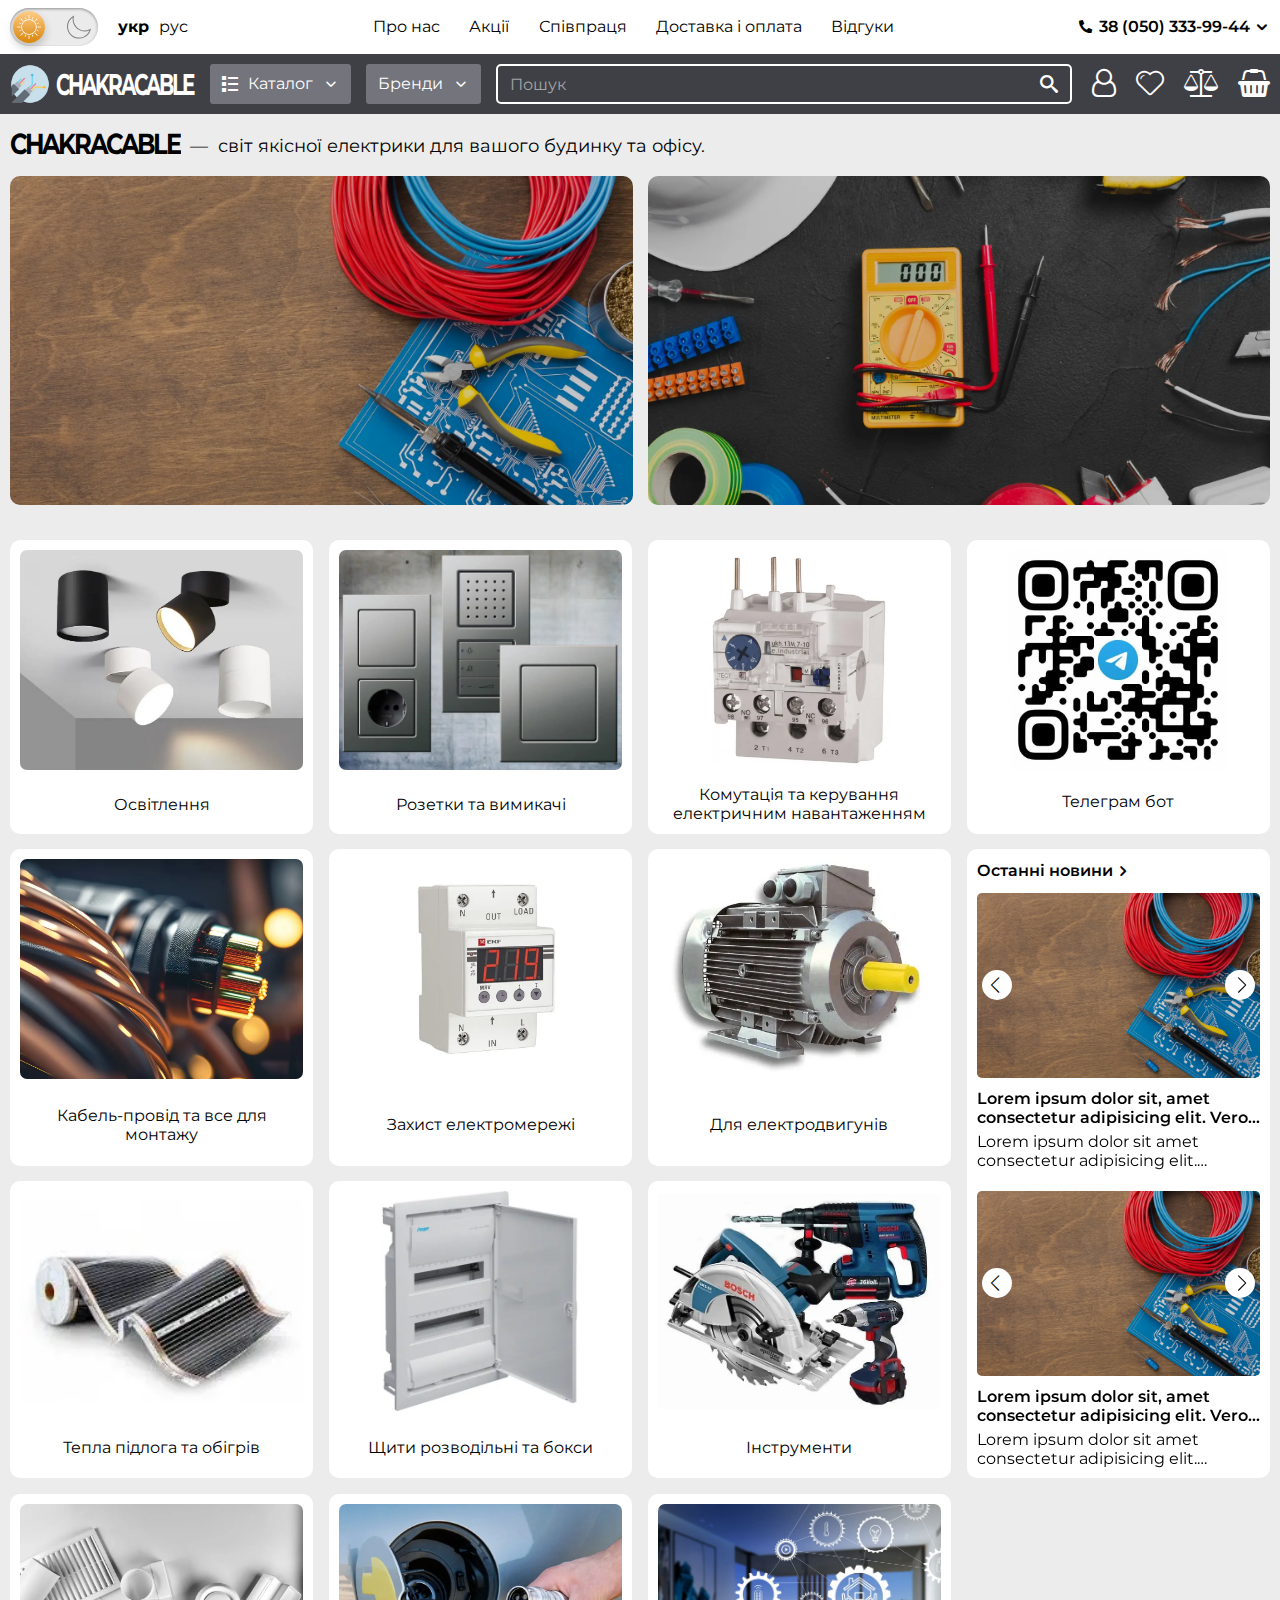
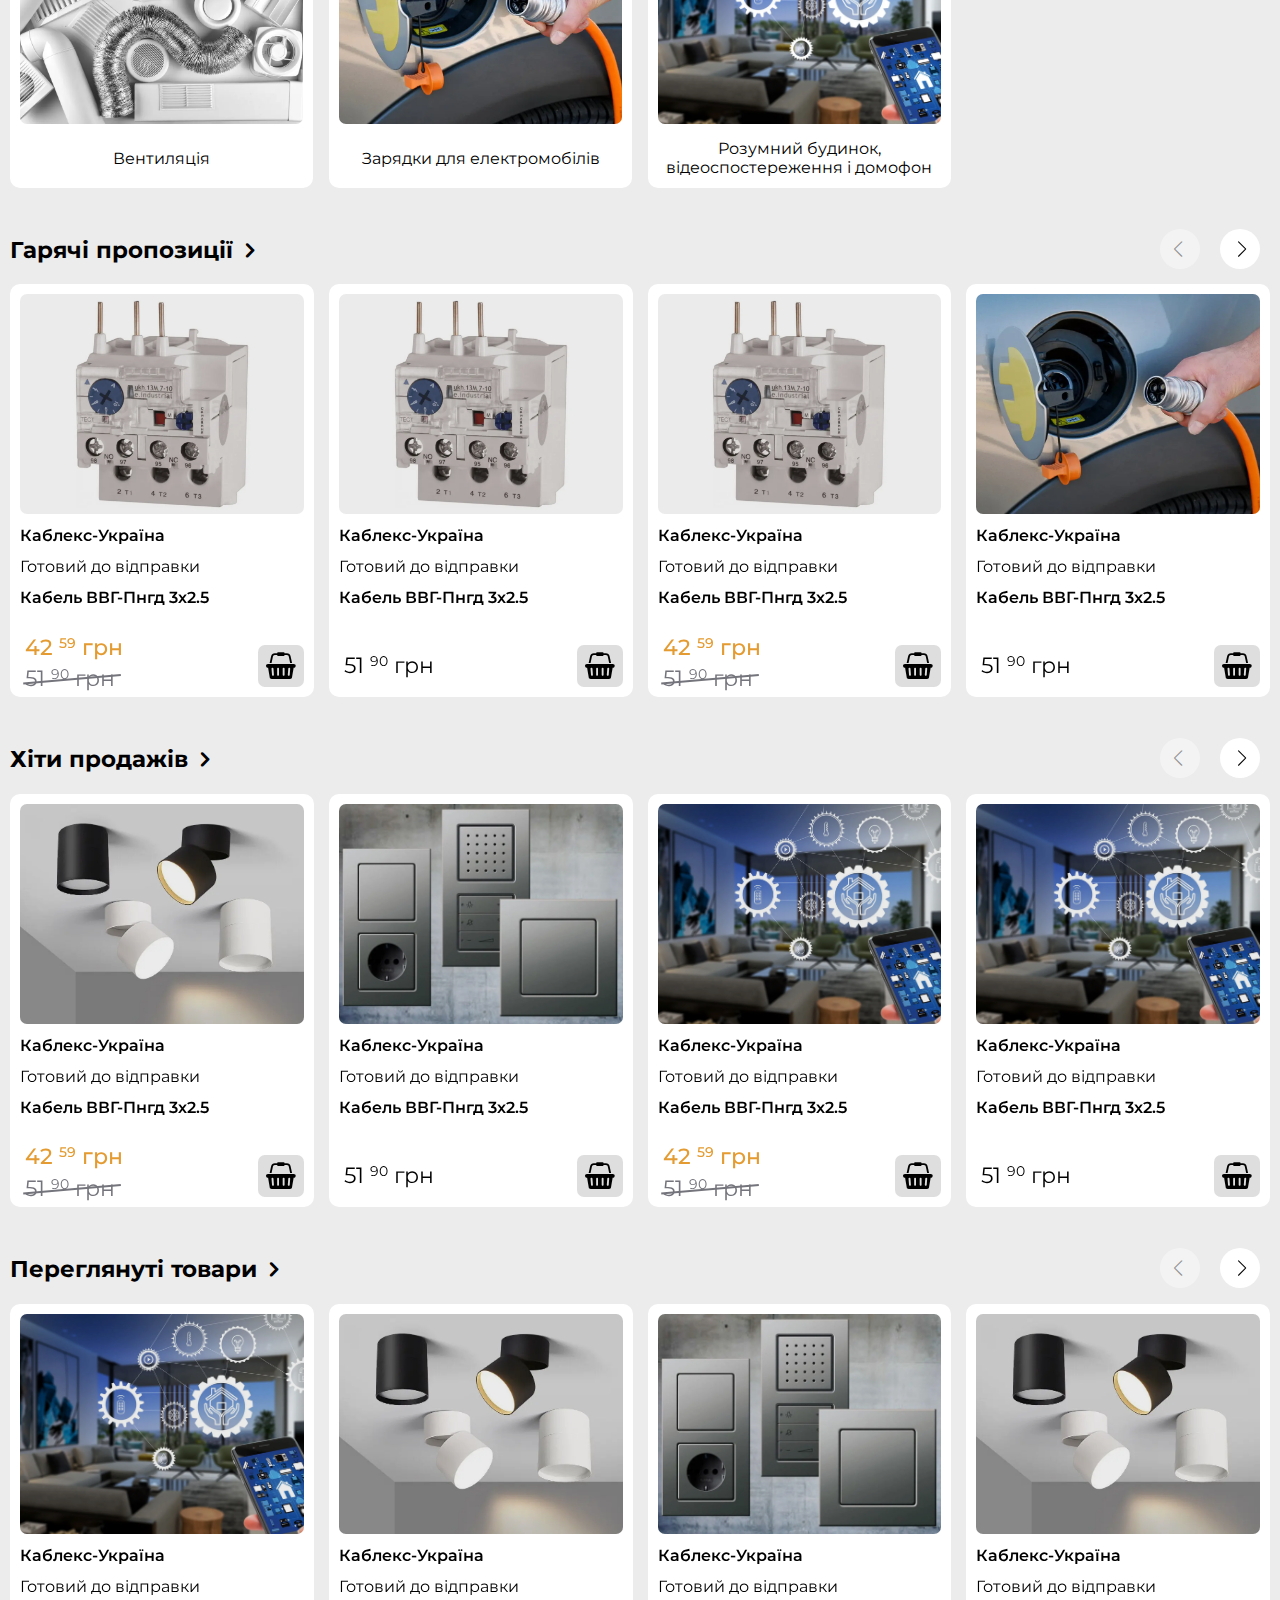
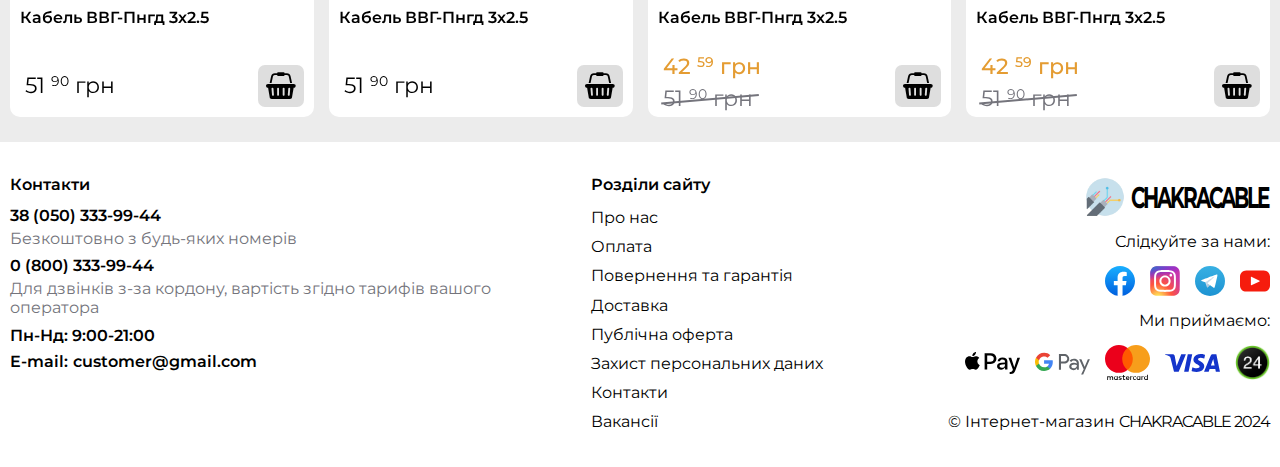
<file: index.html>
<!DOCTYPE html>
<html lang="zxx">

<head>
	<title>Chakra Cable</title>
	<meta charset="UTF-8">
	<meta name="format-detection" content="telephone=no">
	<style>
		body {
			opacity: 0;
		}
	</style>
	<link rel="stylesheet" href="css/style.min.css?_v=20240708150836">
	<link rel="shortcut icon" href="favicon.ico">
	<!-- <meta name="robots" content="noindex, nofollow"> -->
	<meta name="viewport" content="width=device-width, initial-scale=1.0">
</head>

<body>
	<div class="wrapper">
		<header class="header" data-lp>
			<div class="header__top header-top">
				<div class="header-top__container">
					<div class="header-top__body">
						<div class="header-top__column">
							<div class="header-top__theme-mode theme-mode" data-da=".menu__actions,991.98,4">
								<input type="checkbox" class="theme-mode__input" id="darkmode-toggle">
								<label for="darkmode-toggle" class="theme-mode__label">
									<svg version="1.1" class="sun" xmlns="http://www.w3.org/2000/svg" xmlns:xlink="http://www.w3.org/1999/xlink" x="0px" y="0px" viewBox="0 0 496 496" style="enable-background:new 0 0 496 496;" xml:space="preserve">
										<rect x="152.994" y="58.921" transform="matrix(0.3827 0.9239 -0.9239 0.3827 168.6176 -118.5145)" width="40.001" height="16" />
										<rect x="46.9" y="164.979" transform="matrix(0.9239 0.3827 -0.3827 0.9239 71.29 -12.4346)" width="40.001" height="16" />
										<rect x="46.947" y="315.048" transform="matrix(0.9239 -0.3827 0.3827 0.9239 -118.531 50.2116)" width="40.001" height="16" />
										<rect x="164.966" y="409.112" transform="matrix(-0.9238 -0.3828 0.3828 -0.9238 168.4872 891.7491)" width="16" height="39.999" />
										<rect x="303.031" y="421.036" transform="matrix(-0.3827 -0.9239 0.9239 -0.3827 50.2758 891.6655)" width="40.001" height="16" />
										<rect x="409.088" y="315.018" transform="matrix(-0.9239 -0.3827 0.3827 -0.9239 701.898 785.6559)" width="40.001" height="16" />
										<rect x="409.054" y="165.011" transform="matrix(-0.9239 0.3827 -0.3827 -0.9239 891.6585 168.6574)" width="40.001" height="16" />
										<rect x="315.001" y="46.895" transform="matrix(0.9238 0.3828 -0.3828 0.9238 50.212 -118.5529)" width="16" height="39.999" />
										<path d="M248,88c-88.224,0-160,71.776-160,160s71.776,160,160,160s160-71.776,160-160S336.224,88,248,88z M248,392
											c-79.4,0-144-64.6-144-144s64.6-144,144-144s144,64.6,144,144S327.4,392,248,392z" />
										<rect x="240" width="16" height="72" />
										<rect x="62.097" y="90.096" transform="matrix(0.7071 0.7071 -0.7071 0.7071 98.0963 -40.6334)" width="71.999" height="16" />
										<rect y="240" width="72" height="16" />
										<rect x="90.091" y="361.915" transform="matrix(-0.7071 -0.7071 0.7071 -0.7071 -113.9157 748.643)" width="16" height="71.999" />
										<rect x="240" y="424" width="16" height="72" />
										<rect x="361.881" y="389.915" transform="matrix(-0.7071 -0.7071 0.7071 -0.7071 397.8562 960.6281)" width="71.999" height="16" />
										<rect x="424" y="240" width="72" height="16" />
										<rect x="389.911" y="62.091" transform="matrix(0.7071 0.7071 -0.7071 0.7071 185.9067 -252.6357)" width="16" height="71.999" />
									</svg>
									<svg version="1.1" class="moon" xmlns="http://www.w3.org/2000/svg" xmlns:xlink="http://www.w3.org/1999/xlink" x="0px" y="0px" viewBox="0 0 49.739 49.739" style="enable-background:new 0 0 49.739 49.739;" xml:space="preserve">
										<path d="M25.068,48.889c-9.173,0-18.017-5.06-22.396-13.804C-3.373,23.008,1.164,8.467,13.003,1.979l2.061-1.129l-0.615,2.268
									 c-1.479,5.459-0.899,11.25,1.633,16.306c2.75,5.493,7.476,9.587,13.305,11.526c5.831,1.939,12.065,1.492,17.559-1.258v0
									 c0.25-0.125,0.492-0.258,0.734-0.391l2.061-1.13l-0.585,2.252c-1.863,6.873-6.577,12.639-12.933,15.822
									 C32.639,48.039,28.825,48.888,25.068,48.889z M12.002,4.936c-9.413,6.428-12.756,18.837-7.54,29.253
									 c5.678,11.34,19.522,15.945,30.864,10.268c5.154-2.582,9.136-7.012,11.181-12.357c-5.632,2.427-11.882,2.702-17.752,0.748
									 c-6.337-2.108-11.473-6.557-14.463-12.528C11.899,15.541,11.11,10.16,12.002,4.936z" />
									</svg>
								</label>
							</div>
							<div class="header-top__language language" data-da=".menu__actions,991.98,5">
								<div class="language__text">
									<p>укр</p>
								</div>
								<a href="index_ru.html" class="language__link">рус</a>
							</div>
						</div>
						<div class="header-top__column">
							<div class="header-top__menu menu" data-da=".header-bottom__body,991.98,0">
								<button type="button" class="menu__icon icon-menu"><span></span></button>
								<nav class="menu__body">
									<ul class="menu__list">
										<li class="menu__item"><a href="#" class="menu__link">Про нас</a></li>
										<li class="menu__item"><a href="#" class="menu__link">Акції</a></li>
										<li class="menu__item"><a href="#" class="menu__link">Співпраця</a></li>
										<li class="menu__item"><a href="#" class="menu__link">Доставка і оплата</a></li>
										<li class="menu__item"><a href="#" class="menu__link">Відгуки</a></li>
									</ul>
									<div class="menu__actions"></div>
								</nav>
							</div>
						</div>
						<div class="header-top__column">
							<div class="header-top__contacts header-contacts contacts" data-da=".header-bottom__body,991.98,10">
								<h3 class="contacts__great-title _icon-phone"><span>38 (050) 333-99-44</span></h3>
								<div class="contacts__body-wrapper">
									<div class="contacts__body">
										<h4 class="contacts__title">Контакти</h4>
										<div class="contacts__phone">
											<a href="tel:380503339944" class="contacts__phone-link">38 (050) 333-99-44</a>
											<div class="contacts__text">
												<p>Безкоштовно з будь-яких номерів</p>
											</div>
										</div>
										<div class="contacts__phone">
											<a href="tel:08003339944" class="contacts__phone-link">0 (800) 333-99-44</a>
											<div class="contacts__text">
												<p>Для дзвінків з-за кордону, вартість згідно тарифів вашого оператора</p>
											</div>
										</div>
										<div class="contacts__work-time">
											<p>Пн-Нд: 9:00-21:00</p>
										</div>
										<div class="contacts__mail">
											<h5 class="contacts__mail-title">E-mail:</h5>
											<a href="mailto:customer@gmail.com" class="contacts__mail-link">customer@gmail.com</a>
										</div>
										<div class="contacts__close"></div>
									</div>
								</div>
							</div>
						</div>
					</div>
				</div>
			</div>
			<div class="header__bottom header-bottom">
				<div class="header-bottom__container">
					<div class="header-bottom__body">
						<div class="header-bottom__logo header-logo" data-da=".header-bottom__body,991.98,1">
							<a href="#">
								<img class="ibg ibg--contain" src="img/icon.webp" alt="Logo">
							</a>
							<a href="#" class="header-logo__text">
								<p>chakracable</p>
							</a>
						</div>
						<div class="header-bottom__catalog header-catalog" data-da=".mobile-panel__body,991.98,1">
							<button data-popup="#header-catalog" class="header-catalog__button _icon-list-01"><span>Каталог</span></button>
							<div id="header-catalog" class="header-catalog__list-wrapper popup" data-tabs>
								<nav class="header-catalog__list popup__content" data-tabs-titles data-simplebar>
									<div class="header-catalog__item">
										<a href="#" class="header-catalog__item-link _icon-socket">Розетки та вимикачі</a>
									</div>
									<div class="header-catalog__item">
										<a href="#" class="header-catalog__item-link _icon-switch">Автоматичні вимикачі, ПЗВ та ДИФ</a>
									</div>
									<div class="header-catalog__item">
										<a href="#" class="header-catalog__item-link _icon-cpu1">Датчики руху та фотореле GISelt</a>
									</div>
									<div class="header-catalog__item">
										<a href="#" class="header-catalog__item-link _icon-film">Колодки та подовжувачі</a>
									</div>
									<div class="header-catalog__item">
										<a href="#" class="header-catalog__item-link _icon-power-cord">Вилки штепсельні, гнізда. Перехідники та аксесуари</a>
									</div>
									<div class="header-catalog__item">
										<a href="#" class="header-catalog__item-link _icon-plug">Наконечники та гільзи</a>
									</div>
									<div class="header-catalog__item">
										<a href="#" class="header-catalog__item-link _icon-sleep">Клемники</a>
									</div>
									<div class="header-catalog__item">
										<a href="#" class="header-catalog__item-link _icon-circle-o-notch">Кріплення та хомути</a>
									</div>
									<div class="header-catalog__item">
										<a href="#" class="header-catalog__item-link">Патрони</a>
									</div>
									<div class="header-catalog__item">
										<a href="#" class="header-catalog__item-link">Шини нульові та сполучні</a>
									</div>
									<div class="header-catalog__item">
										<a href="#" class="header-catalog__item-link">Щити</a>
									</div>
									<div class="header-catalog__item">
										<a href="#" class="header-catalog__item-link">Труби гладкі, гофровані та металорукав</a>
									</div>
									<div class="header-catalog__item">
										<a href="#" class="header-catalog__item-link">Кабель-канал</a>
									</div>
									<div class="header-catalog__item">
										<a href="#" class="header-catalog__item-link">Кабель-канал OBO</a>
									</div>
									<div class="header-catalog__item">
										<a href="#" class="header-catalog__item-link">Кабелі та дроти</a>
									</div>
									<div class="header-catalog__item">
										<a href="#" class="header-catalog__item-link">Арматура СІП</a>
									</div>
								</nav>
								<div class="header-catalog__sub-list-wrapper popup__content" data-tabs-body>
									<ul class="header-catalog__sub-list">
										<li class="header-catalog__sub-title _icon-arrow-down-05">Повернутися до списку</li>
										<li class="header-catalog__sub-item">
											<a href="#" class="header-catalog__sub-item-title">Lorem, ipsum dolor.</a>
											<ul class="header-catalog__sub-item-list">
												<li><a href="#">Lorem, ipsum dolor.</a></li>
												<li><a href="#">Lorem, ipsum dolor.</a></li>
												<li><a href="#">Lorem, ipsum dolor.</a></li>
											</ul>
										</li>
										<li class="header-catalog__sub-item">
											<a href="#" class="header-catalog__sub-item-title">Lorem, ipsum dolor.</a>
											<ul class="header-catalog__sub-item-list">
												<li><a href="#">Lorem, ipsum dolor.</a></li>
												<li><a href="#">Lorem, ipsum dolor.</a></li>
												<li><a href="#">Lorem, ipsum dolor.</a></li>
											</ul>
										</li>
										<li class="header-catalog__sub-item">
											<a href="#" class="header-catalog__sub-item-title">Lorem, ipsum dolor.</a>
											<ul class="header-catalog__sub-item-list">
												<li><a href="#">Lorem, ipsum dolor.</a></li>
												<li><a href="#">Lorem, ipsum dolor.</a></li>
												<li><a href="#">Lorem, ipsum dolor.</a></li>
											</ul>
										</li>
										<li class="header-catalog__sub-item">
											<a href="#" class="header-catalog__sub-item-title">Lorem, ipsum dolor.</a>
											<ul class="header-catalog__sub-item-list">
												<li><a href="#">Lorem, ipsum dolor.</a></li>
												<li><a href="#">Lorem, ipsum dolor.</a></li>
												<li><a href="#">Lorem, ipsum dolor.</a></li>
											</ul>
										</li>
										<li class="header-catalog__sub-item">
											<a href="#" class="header-catalog__sub-item-title">Lorem, ipsum dolor.</a>
											<ul class="header-catalog__sub-item-list">
												<li><a href="#">Lorem, ipsum dolor.</a></li>
												<li><a href="#">Lorem, ipsum dolor.</a></li>
												<li><a href="#">Lorem, ipsum dolor.</a></li>
											</ul>
										</li>
										<li class="header-catalog__sub-item">
											<a href="#" class="header-catalog__sub-item-title">Lorem, ipsum dolor.</a>
											<ul class="header-catalog__sub-item-list">
												<li><a href="#">Lorem, ipsum dolor.</a></li>
												<li><a href="#">Lorem, ipsum dolor.</a></li>
												<li><a href="#">Lorem, ipsum dolor.</a></li>
											</ul>
										</li>
										<li class="header-catalog__sub-item">
											<a href="#" class="header-catalog__sub-item-title">Lorem, ipsum dolor.</a>
											<ul class="header-catalog__sub-item-list">
												<li><a href="#">Lorem, ipsum dolor.</a></li>
												<li><a href="#">Lorem, ipsum dolor.</a></li>
												<li><a href="#">Lorem, ipsum dolor.</a></li>
											</ul>
										</li>
										<li class="header-catalog__sub-item">
											<a href="#" class="header-catalog__sub-item-title">Lorem, ipsum dolor.</a>
											<ul class="header-catalog__sub-item-list">
												<li><a href="#">Lorem, ipsum dolor.</a></li>
												<li><a href="#">Lorem, ipsum dolor.</a></li>
												<li><a href="#">Lorem, ipsum dolor.</a></li>
											</ul>
										</li>
										<li class="header-catalog__sub-item">
											<a href="#" class="header-catalog__sub-item-title">Lorem, ipsum dolor.</a>
											<ul class="header-catalog__sub-item-list">
												<li><a href="#">Lorem, ipsum dolor.</a></li>
												<li><a href="#">Lorem, ipsum dolor.</a></li>
												<li><a href="#">Lorem, ipsum dolor.</a></li>
											</ul>
										</li>
										<li class="header-catalog__sub-item">
											<a href="#" class="header-catalog__sub-item-title">Lorem, ipsum dolor.</a>
											<ul class="header-catalog__sub-item-list">
												<li><a href="#">Lorem, ipsum dolor.</a></li>
												<li><a href="#">Lorem, ipsum dolor.</a></li>
												<li><a href="#">Lorem, ipsum dolor.</a></li>
											</ul>
										</li>
										<li class="header-catalog__sub-item">
											<a href="#" class="header-catalog__sub-item-title">Lorem, ipsum dolor.</a>
											<ul class="header-catalog__sub-item-list">
												<li><a href="#">Lorem, ipsum dolor.</a></li>
												<li><a href="#">Lorem, ipsum dolor.</a></li>
												<li><a href="#">Lorem, ipsum dolor.</a></li>
											</ul>
										</li>
										<li class="header-catalog__sub-item">
											<a href="#" class="header-catalog__sub-item-title">Lorem, ipsum dolor.</a>
											<ul class="header-catalog__sub-item-list">
												<li><a href="#">Lorem, ipsum dolor.</a></li>
												<li><a href="#">Lorem, ipsum dolor.</a></li>
												<li><a href="#">Lorem, ipsum dolor.</a></li>
											</ul>
										</li>
										<li class="header-catalog__sub-item">
											<a href="#" class="header-catalog__sub-item-title">Lorem, ipsum dolor.</a>
											<ul class="header-catalog__sub-item-list">
												<li><a href="#">Lorem, ipsum dolor.</a></li>
												<li><a href="#">Lorem, ipsum dolor.</a></li>
												<li><a href="#">Lorem, ipsum dolor.</a></li>
											</ul>
										</li>
										<li class="header-catalog__sub-item">
											<a href="#" class="header-catalog__sub-item-title">Lorem, ipsum dolor.</a>
											<ul class="header-catalog__sub-item-list">
												<li><a href="#">Lorem, ipsum dolor.</a></li>
												<li><a href="#">Lorem, ipsum dolor.</a></li>
												<li><a href="#">Lorem, ipsum dolor.</a></li>
											</ul>
										</li>
									</ul>
									<ul class="header-catalog__sub-list">
										<li class="header-catalog__sub-title _icon-arrow-down-05">Повернутися до списку</li>
										<li class="header-catalog__sub-item">
											<a href="#" class="header-catalog__sub-item-title">Lorem, ipsum dolor.</a>
											<ul class="header-catalog__sub-item-list">
												<li><a href="#">Lorem, ipsum dolor.</a></li>
												<li><a href="#">Lorem, ipsum dolor.</a></li>
												<li><a href="#">ipsum dolor.</a></li>
											</ul>
										</li>
									</ul>
									<ul class="header-catalog__sub-list">
										<li class="header-catalog__sub-title _icon-arrow-down-05">Повернутися до списку</li>
										<li class="header-catalog__sub-item">
											<a href="#" class="header-catalog__sub-item-title">Lorem, ipsum dolor.</a>
											<ul class="header-catalog__sub-item-list">
												<li><a href="#">ipsum dolor.</a></li>
												<li><a href="#">Lorem, ipsum dolor.</a></li>
												<li><a href="#">Lorem, ipsum dolor.</a></li>
											</ul>
										</li>
									</ul>
									<ul class="header-catalog__sub-list">
										<li class="header-catalog__sub-title _icon-arrow-down-05">Повернутися до списку</li>
										<li class="header-catalog__sub-item">
											<a href="#" class="header-catalog__sub-item-title">Lorem, ipsum dolor.</a>
											<ul class="header-catalog__sub-item-list">
												<li><a href="#">Lorem, ipsum dolor.</a></li>
												<li><a href="#">ipsum dolor.</a></li>
												<li><a href="#">Lorem, ipsum dolor.</a></li>
											</ul>
										</li>
									</ul>
									<ul class="header-catalog__sub-list">
										<li class="header-catalog__sub-title _icon-arrow-down-05">Повернутися до списку</li>
										<li class="header-catalog__sub-item">
											<a href="#" class="header-catalog__sub-item-title">Lorem, ipsum dolor.</a>
											<ul class="header-catalog__sub-item-list">
												<li><a href="#">Lorem, ipsum dolor.</a></li>
												<li><a href="#">Lorem,.</a></li>
												<li><a href="#">Lorem, ipsum dolor.</a></li>
											</ul>
										</li>
									</ul>
									<ul class="header-catalog__sub-list">
										<li class="header-catalog__sub-title _icon-arrow-down-05">Повернутися до списку</li>
										<li class="header-catalog__sub-item">
											<a href="#" class="header-catalog__sub-item-title">Lorem, ipsum dolor.</a>
											<ul class="header-catalog__sub-item-list">
												<li><a href="#">Lorem, .</a></li>
												<li><a href="#">Lorem, ipsum dolor.</a></li>
												<li><a href="#">Lorem, ipsum dolor.</a></li>
											</ul>
										</li>
									</ul>
									<ul class="header-catalog__sub-list">
										<li class="header-catalog__sub-title _icon-arrow-down-05">Повернутися до списку</li>
										<li class="header-catalog__sub-item">
											<a href="#" class="header-catalog__sub-item-title">Lorem, ipsum dolor.</a>
											<ul class="header-catalog__sub-item-list">
												<li><a href="#">Lorem, ipsum dolor.</a></li>
												<li><a href="#">Lorem, ipsum dolor.</a></li>
												<li><a href="#">Lorem,r.</a></li>
											</ul>
										</li>
									</ul>
									<ul class="header-catalog__sub-list">
										<li class="header-catalog__sub-title _icon-arrow-down-05">Повернутися до списку</li>
										<li class="header-catalog__sub-item">
											<a href="#" class="header-catalog__sub-item-title">Lorem, ipsum dolor.</a>
											<ul class="header-catalog__sub-item-list">
												<li><a href="#">Lorem, ipsum dolor.</a></li>
												<li><a href="#">Lorem, ipsum dolor.</a></li>
												<li><a href="#">Lorem,r.</a></li>
											</ul>
										</li>
									</ul>
									<ul class="header-catalog__sub-list">
										<li class="header-catalog__sub-title _icon-arrow-down-05">Повернутися до списку</li>
										<li class="header-catalog__sub-item">
											<a href="#" class="header-catalog__sub-item-title">Lorem, ipsum dolor.</a>
											<ul class="header-catalog__sub-item-list">
												<li><a href="#">Lorem, ipsum dolor.</a></li>
												<li><a href="#">Lorem, ipsum dolor.</a></li>
												<li><a href="#">Lorem,r.</a></li>
											</ul>
										</li>
									</ul>
									<ul class="header-catalog__sub-list">
										<li class="header-catalog__sub-title _icon-arrow-down-05">Повернутися до списку</li>
										<li class="header-catalog__sub-item">
											<a href="#" class="header-catalog__sub-item-title">Lorem, ipsum dolor.</a>
											<ul class="header-catalog__sub-item-list">
												<li><a href="#">Lorem, ipsum dolor.</a></li>
												<li><a href="#">Lorem, ipsum dolor.</a></li>
												<li><a href="#">Lorem,r.</a></li>
											</ul>
										</li>
									</ul>
									<ul class="header-catalog__sub-list">
										<li class="header-catalog__sub-title _icon-arrow-down-05">Повернутися до списку</li>
										<li class="header-catalog__sub-item">
											<a href="#" class="header-catalog__sub-item-title">Lorem, ipsum dolor.</a>
											<ul class="header-catalog__sub-item-list">
												<li><a href="#">Lorem, ipsum dolor.</a></li>
												<li><a href="#">Lorem, ipsum dolor.</a></li>
												<li><a href="#">Lorem,r.</a></li>
											</ul>
										</li>
									</ul>
									<ul class="header-catalog__sub-list">
										<li class="header-catalog__sub-title _icon-arrow-down-05">Повернутися до списку</li>
										<li class="header-catalog__sub-item">
											<a href="#" class="header-catalog__sub-item-title">Lorem, ipsum dolor.</a>
											<ul class="header-catalog__sub-item-list">
												<li><a href="#">Lorem, ipsum dolor.</a></li>
												<li><a href="#">Lorem, ipsum dolor.</a></li>
												<li><a href="#">Lorem,r.</a></li>
											</ul>
										</li>
									</ul>
									<ul class="header-catalog__sub-list">
										<li class="header-catalog__sub-title _icon-arrow-down-05">Повернутися до списку</li>
										<li class="header-catalog__sub-item">
											<a href="#" class="header-catalog__sub-item-title">Lorem, ipsum dolor.</a>
											<ul class="header-catalog__sub-item-list">
												<li><a href="#">Lorem, ipsum dolor.</a></li>
												<li><a href="#">Lorem, ipsum dolor.</a></li>
												<li><a href="#">Lorem,r.</a></li>
											</ul>
										</li>
									</ul>
									<ul class="header-catalog__sub-list">
										<li class="header-catalog__sub-title _icon-arrow-down-05">Повернутися до списку</li>
										<li class="header-catalog__sub-item">
											<a href="#" class="header-catalog__sub-item-title">Lorem, ipsum dolor.</a>
											<ul class="header-catalog__sub-item-list">
												<li><a href="#">Lorem, ipsum dolor.</a></li>
												<li><a href="#">Lorem, ipsum dolor.</a></li>
												<li><a href="#">Lorem,r.</a></li>
											</ul>
										</li>
									</ul>
									<ul class="header-catalog__sub-list">
										<li class="header-catalog__sub-title _icon-arrow-down-05">Повернутися до списку</li>
										<li class="header-catalog__sub-item">
											<a href="#" class="header-catalog__sub-item-title">Lorem, ipsum dolor.</a>
											<ul class="header-catalog__sub-item-list">
												<li><a href="#">Lorem, ipsum dolor.</a></li>
												<li><a href="#">Lorem, ipsum dolor.</a></li>
												<li><a href="#">Lorem,r.</a></li>
											</ul>
										</li>
									</ul>
									<ul class="header-catalog__sub-list">
										<li class="header-catalog__sub-title _icon-arrow-down-05">Повернутися до списку</li>
										<li class="header-catalog__sub-item">
											<a href="#" class="header-catalog__sub-item-title">Lorem, ipsum dolor.</a>
											<ul class="header-catalog__sub-item-list">
												<li><a href="#">Lorem, ipsum dolor.</a></li>
												<li><a href="#">Lorem, ipsum dolor.</a></li>
											</ul>
										</li>
									</ul>
								</div>
							</div>
						</div>
						<div class="header-bottom__brands header-brands" data-da=".mobile-panel__body,991.98,2">
							<button data-popup="#header-brands" class="header-brands__button _icon-label">Бренди</button>
							<div id="header-brands" aria-hidden="true" class="header-brands__popup popup">
								<div class="header-brands__items popup__content" data-simplebar>
									<a href="#" class="header-brands__item">
										<img class="ibg ibg--contain" src="img/brands/a/01.svg" alt="Brand logo">
									</a>
									<a href="#" class="header-brands__item">
										<img class="ibg ibg--contain" src="img/brands/a/02.webp" alt="Brand logo">
									</a>
									<a href="#" class="header-brands__item">
										<img class="ibg ibg--contain" src="img/brands/a/03.webp" alt="Brand logo">
									</a>
									<a href="#" class="header-brands__item">
										<img class="ibg ibg--contain" src="img/brands/a/04.webp" alt="Brand logo">
									</a>
									<a href="#" class="header-brands__item">
										<img class="ibg ibg--contain" src="img/brands/a/05.webp" alt="Brand logo">
									</a>
									<a href="#" class="header-brands__item">
										<img class="ibg ibg--contain" src="img/brands/a/06.webp" alt="Brand logo">
									</a>
									<a href="#" class="header-brands__item">
										<img class="ibg ibg--contain" src="img/brands/a/07.webp" alt="Brand logo">
									</a>
									<a href="#" class="header-brands__item">
										<img class="ibg ibg--contain" src="img/brands/a/08.webp" alt="Brand logo">
									</a>
									<a href="#" class="header-brands__item">
										<img class="ibg ibg--contain" src="img/brands/b/01.webp" alt="Brand logo">
									</a>
									<a href="#" class="header-brands__item">
										<img class="ibg ibg--contain" src="img/brands/b/02.webp" alt="Brand logo">
									</a>
									<a href="#" class="header-brands__item">
										<img class="ibg ibg--contain" src="img/brands/b/03.webp" alt="Brand logo">
									</a>
									<a href="#" class="header-brands__item">
										<img class="ibg ibg--contain" src="img/brands/b/04.webp" alt="Brand logo">
									</a>
									<a href="#" class="header-brands__item">
										<img class="ibg ibg--contain" src="img/brands/b/05.webp" alt="Brand logo">
									</a>
									<a href="#" class="header-brands__item">
										<img class="ibg ibg--contain" src="img/brands/b/06.webp" alt="Brand logo">
									</a>
									<a href="#" class="header-brands__item">
										<img class="ibg ibg--contain" src="img/brands/b/07.webp" alt="Brand logo">
									</a>
									<a href="#" class="header-brands__item">
										<img class="ibg ibg--contain" src="img/brands/b/08.webp" alt="Brand logo">
									</a>
									<a href="#" class="header-brands__item">
										<img class="ibg ibg--contain" src="img/brands/b/09.webp" alt="Brand logo">
									</a>
									<a href="#" class="header-brands__item">
										<img class="ibg ibg--contain" src="img/brands/c/01.webp" alt="Brand logo">
									</a>
									<a href="#" class="header-brands__item">
										<img class="ibg ibg--contain" src="img/brands/c/02.webp" alt="Brand logo">
									</a>
									<a href="#" class="header-brands__item">
										<img class="ibg ibg--contain" src="img/brands/c/03.webp" alt="Brand logo">
									</a>
									<a href="#" class="header-brands__item">
										<img class="ibg ibg--contain" src="img/brands/c/04.webp" alt="Brand logo">
									</a>
									<a href="#" class="header-brands__item">
										<img class="ibg ibg--contain" src="img/brands/c/05.webp" alt="Brand logo">
									</a>
									<a href="#" class="header-brands__item">
										<img class="ibg ibg--contain" src="img/brands/c/06.webp" alt="Brand logo">
									</a>
									<a href="#" class="header-brands__item">
										<img class="ibg ibg--contain" src="img/brands/c/07.webp" alt="Brand logo">
									</a>
									<a href="#" class="header-brands__item">
										<img class="ibg ibg--contain" src="img/brands/d/01.webp" alt="Brand logo">
									</a>
									<a href="#" class="header-brands__item">
										<img class="ibg ibg--contain" src="img/brands/d/02.webp" alt="Brand logo">
									</a>
									<a href="#" class="header-brands__item">
										<img class="ibg ibg--contain" src="img/brands/d/03.webp" alt="Brand logo">
									</a>
									<a href="#" class="header-brands__item">
										<img class="ibg ibg--contain" src="img/brands/d/04.webp" alt="Brand logo">
									</a>
									<a href="#" class="header-brands__item">
										<img class="ibg ibg--contain" src="img/brands/d/05.webp" alt="Brand logo">
									</a>
									<a href="#" class="header-brands__item">
										<img class="ibg ibg--contain" src="img/brands/e/01.webp" alt="Brand logo">
									</a>
									<a href="#" class="header-brands__item">
										<img class="ibg ibg--contain" src="img/brands/e/02.webp" alt="Brand logo">
									</a>
									<a href="#" class="header-brands__item">
										<img class="ibg ibg--contain" src="img/brands/e/03.webp" alt="Brand logo">
									</a>
									<a href="#" class="header-brands__item">
										<img class="ibg ibg--contain" src="img/brands/e/04.webp" alt="Brand logo">
									</a>
									<a href="#" class="header-brands__item">
										<img class="ibg ibg--contain" src="img/brands/e/05.webp" alt="Brand logo">
									</a>
									<a href="#" class="header-brands__item">
										<img class="ibg ibg--contain" src="img/brands/e/06.webp" alt="Brand logo">
									</a>
									<a href="#" class="header-brands__item">
										<img class="ibg ibg--contain" src="img/brands/e/07.webp" alt="Brand logo">
									</a>
									<a href="#" class="header-brands__item">
										<img class="ibg ibg--contain" src="img/brands/e/08.webp" alt="Brand logo">
									</a>
									<a href="#" class="header-brands__item">
										<img class="ibg ibg--contain" src="img/brands/e/09.webp" alt="Brand logo">
									</a>
									<a href="#" class="header-brands__item">
										<img class="ibg ibg--contain" src="img/brands/e/10.webp" alt="Brand logo">
									</a>
								</div>
							</div>
						</div>
						<div class="header-bottom__catalog-search catalog-search">
							<button class="catalog-search__open _icon-search"></button>
							<div class="catalog-search__form">
								<form action="/src/js/search/">
									<div class="catalog-search__line">
										<input class="catalog-search__input input" id="search" type="text" name="search" autocomplete="off" placeholder="Пошук">
										<button class="catalog-search__button button _icon-search" type="submit" disabled aria-label="Search button"></button>
									</div>
								</form>
								<div class="catalog-search__form-close"></div>
							</div>
						</div>
						<div class="header-bottom__actions header-actions">
							<div class="header-actions__user" data-da=".mobile-panel__body,991.98,3">
								<a href="#" class="header-actions__user-link _icon-user-01" title="Акаунт" data-popup="#user-popup">
									<p>Акаунт</p>
								</a>
								<div id="user-popup" class="header-actions__user-popup user-popup popup">
									<div class="user-popup__content popup__content">
										<div class="user-popup__title">
											<h4>Вхід у Власний Кабінет</h4>
											<button data-close type="button" class="user-popup__close popup__close"></button>
										</div>
										<div class="user-popup__body">
											<div class="user-popup__text">
												<p>Вітаємо!</p>
												<p>Після реєстрації ви отримаєте зв'язок з особистим менеджером, який вас проконсультує і допоможе вибрати необхідну вам продукцію.</p>
											</div>
											<button type="button" class="user-popup__button">Увійти</button>
										</div>
									</div>
								</div>
							</div>
							<a href="#" class="header-actions__like _icon-heart-01" data-da=".mobile-panel__body,991.98,3">
								<p>Обране</p>
							</a>
							<a href="#" class="header-actions__comparison _icon-balance-scale"></a>
							<a href="#" class="header-actions__basket _icon-basket-04" data-da=".mobile-panel__body,991.98,3" data-popup="#basket-popup">
								<p>Кошик</p>
								<span class="header-actions__basket-count"></span>
							</a>
						</div>
					</div>
				</div>
			</div>
			<div class="header__mobile-panel mobile-panel">
				<div class="mobile-panel__container">
					<div class="mobile-panel__body">
					</div>
				</div>
			</div>
		</header>
		<main class="page">
			<section class="page__hero hero">
				<div class="hero__container">
					<h1 class="hero__title"><span>Chakracable</span>&nbsp; — &nbsp;світ якісної електрики для вашого будинку та офісу.</h1>
					<div class="hero__body">
						<div class="hero__slider hero__slider--first swiper">
							<div class="hero__wrapper swiper-wrapper">
								<a href="#" class="hero__slide swiper-slide _cover">
									<img src="img/hero/01/01.webp" alt="Image">
								</a>
								<a href="#" class="hero__slide swiper-slide _cover">
									<img src="img/hero/01/02.webp" alt="Image">
								</a>
								<a href="#" class="hero__slide swiper-slide _cover">
									<img src="img/hero/01/03.webp" alt="Image">
								</a>
								<a href="#" class="hero__slide swiper-slide _cover">
									<img src="img/hero/01/04.webp" alt="Image">
								</a>
								<a href="#" class="hero__slide swiper-slide _cover">
									<img src="img/hero/01/05.webp" alt="Image">
								</a>
							</div>
							<div class="swiper-pagination"></div>
							<button type="button" class="swiper-button-prev"></button>
							<button type="button" class="swiper-button-next"></button>
						</div>
						<div class="hero__slider hero__slider--second swiper">
							<div class="hero__wrapper swiper-wrapper">
								<a href="#" class="hero__slide swiper-slide _cover" data-da=".hero__slider--first .hero__wrapper,991.98,1">
									<img src="img/hero/02/01.webp" alt="Image">
								</a>
								<a href="#" class="hero__slide swiper-slide _cover" data-da=".hero__slider--first .hero__wrapper,991.98,1">
									<img src="img/hero/02/02.webp" alt="Image">
								</a>
								<a href="#" class="hero__slide swiper-slide _cover" data-da=".hero__slider--first .hero__wrapper,991.98,1">
									<img src="img/hero/02/03.webp" alt="Image">
								</a>
								<a href="#" class="hero__slide swiper-slide _cover" data-da=".hero__slider--first .hero__wrapper,991.98,1">
									<img src="img/hero/02/04.webp" alt="Image">
								</a>
								<a href="#" class="hero__slide swiper-slide _cover" data-da=".hero__slider--first .hero__wrapper,991.98,1">
									<img src="img/hero/02/05.webp" alt="Image">
								</a>
							</div>
							<div class="swiper-pagination"></div>
							<button type="button" class="swiper-button-prev"></button>
							<button type="button" class="swiper-button-next"></button>
						</div>
					</div>
				</div>
			</section>
			<div class="page__content great-content">
				<div class="great-content__container">
					<div class="categories">
						<div class="categories__body">
							<!-- <h2 class="categories__title section-title">Категорії товарів</h2> -->
							<div class="categories__items">
								<a href="#" class="categories__item">
									<div class="categories__img">
										<img src="img/categories/01.webp" alt="Image">
									</div>
									<div class="categories__text">
										<p>Освітлення</p>
									</div>
								</a>
								<a href="#" class="categories__item">
									<div class="categories__img">
										<img src="img/categories/02.webp" alt="Image">
									</div>
									<div class="categories__text">
										<p>Розетки та вимикачі</p>
									</div>
								</a>
								<a href="#" class="categories__item">
									<div class="categories__img _contain">
										<img src="img/categories/03.webp" alt="Image">
									</div>
									<div class="categories__text">
										<p>Комутація та керування електричним навантаженням</p>
									</div>
								</a>
								<a href="#" class="categories__item">
									<div class="categories__img">
										<img src="img/hero/01/02.webp" alt="Image">
									</div>
									<div class="categories__text">
										<p>Кабель-провід та все для монтажу</p>
									</div>
								</a>
								<div class="aside-item aside-item--qr-code" data-da=".menu__body,991.98,3">
									<a href="#" class="aside__qr-code qr-code">
										<div class="qr-code__img">
											<img src="img/qr-code.webp" alt="QR-code">
										</div>
										<div class="qr-code__text">
											<p>Телеграм бот</p>
										</div>
									</a>
								</div>
								<a href="#" class="categories__item">
									<div class="categories__img _contain">
										<img src="img/categories/04.webp" alt="Image">
									</div>
									<div class="categories__text">
										<p>Захист електромережі</p>
									</div>
								</a>
								<a href="#" class="categories__item">
									<div class="categories__img _contain">
										<img src="img/categories/05.webp" alt="Image">
									</div>
									<div class="categories__text">
										<p>Для електродвигунів</p>
									</div>
								</a>
								<a href="#" class="categories__item">
									<div class="categories__img">
										<img src="img/categories/06.webp" alt="Image">
									</div>
									<div class="categories__text">
										<p>Тепла підлога та обігрів</p>
									</div>
								</a>
								<a href="#" class="categories__item">
									<div class="categories__img _contain">
										<img src="img/categories/07.webp" alt="Image">
									</div>
									<div class="categories__text">
										<p>Щити розводільні та бокси</p>
									</div>
								</a>
								<div class="aside-item aside-item--news" data-da=".categories__body,991.98,2">
									<a href="#" class="aside-item__link">Останні новини</a>
									<div class="aside-item__slider _first swiper">
										<div class="aside-item__wrapper swiper-wrapper">
											<div class="aside-item__slide swiper-slide">
												<a href="#" class="aside-item__image">
													<img class="ibg" src="img/hero/01/01.webp" alt="Image">
												</a>
												<a href="#" class="aside-item__title">Lorem ipsum dolor sit, amet consectetur adipisicing elit. Vero, provident? Numquam consequuntur ipsam architecto voluptatibus vero tempora quia necessitatibus beatae?</a>
												<div class="aside-item__text">
													<p>Lorem ipsum dolor sit amet consectetur adipisicing elit. Explicabo repellendus minimim quasi fuga deserunt sed iusto.</p>
												</div>
											</div>
											<div class="aside-item__slide swiper-slide">
												<a href="#" class="aside-item__image">
													<img class="ibg" src="img/hero/01/04.webp" alt="Image">
												</a>
												<a href="#" class="aside-item__title">Lorem ipsum dolor sit, amet consectetam consequuntur ipsam architecto voluptatibus vero tempora quia necessitatibus beatae?</a>
												<div class="aside-item__text">
													<p>Lorem ipnsectetur adipisicing elit. Explicabo repellendus minima incidunt atque saepe enim quasi fuga deserunt sed iusto.</p>
												</div>
											</div>
											<div class="aside-item__slide swiper-slide">
												<a href="#" class="aside-item__image">
													<img class="ibg" src="img/hero/01/03.webp" alt="Image">
												</a>
												<a href="#" class="aside-item__title">Lorem ipsum dolor sit, amet consectetur adipisicing elit. Vero, provident? Numquam consequuntur ipsam architecto voluptatibus vero tempora quia necessitatibus beatae?</a>
												<div class="aside-item__text">
													<p>Lorem ipsum dolor sit amet consectetur adipisicing elit. Explicabo repellendus minima incidunt atque saepe enim quasi fuga deserunt sed iusto.</p>
												</div>
											</div>
											<div class="aside-item__slide swiper-slide">
												<a href="#" class="aside-item__image">
													<img class="ibg" src="img/hero/01/02.webp" alt="Image">
												</a>
												<a href="#" class="aside-item__title">Lorem ipsum dolor sit, amet consectetur adipisicing elit. Vero, provident? Numquamitecto voluptatibus vero tempora quia necessitatibus beatae?</a>
												<div class="aside-item__text">
													<p>Lorem ipsum dolor sit amet consectetur adipisicing elit.pe enim quasi fuga deserunt sed iusto.</p>
												</div>
											</div>
										</div>
										<button type="button" class="swiper-button-prev"></button>
										<button type="button" class="swiper-button-next"></button>
									</div>
									<div class="aside-item__slider _second swiper">
										<div class="aside-item__wrapper swiper-wrapper">
											<div class="aside-item__slide swiper-slide" data-da=".aside-item__slider._first .aside-item__wrapper,991.98,1">
												<a href="#" class="aside-item__image">
													<img class="ibg" src="img/hero/01/01.webp" alt="Image">
												</a>
												<a href="#" class="aside-item__title">Lorem ipsum dolor sit, amet consectetur adipisicing elit. Vero, provident? Numquam consequuntur ipsam architecto voluptatibus vero tempora quia necessitatibus beatae?</a>
												<div class="aside-item__text">
													<p>Lorem ipsum dolor sit amet consectetur adipisicing elit. Explicabo repellendus minimim quasi fuga deserunt sed iusto.</p>
												</div>
											</div>
											<div class="aside-item__slide swiper-slide" data-da=".aside-item__slider._first .aside-item__wrapper,991.98,1">
												<a href="#" class="aside-item__image">
													<img class="ibg" src="img/hero/01/04.webp" alt="Image">
												</a>
												<a href="#" class="aside-item__title">Lorem ipsum dolor sit, amet consectetam consequuntur ipsam architecto voluptatibus vero tempora quia necessitatibus beatae?</a>
												<div class="aside-item__text">
													<p>Lorem ipnsectetur adipisicing elit. Explicabo repellendus minima incidunt atque saepe enim quasi fuga deserunt sed iusto.</p>
												</div>
											</div>
											<div class="aside-item__slide swiper-slide" data-da=".aside-item__slider._first .aside-item__wrapper,991.98,1">
												<a href="#" class="aside-item__image">
													<img class="ibg" src="img/hero/01/03.webp" alt="Image">
												</a>
												<a href="#" class="aside-item__title">Lorem ipsum dolor sit, amet consectetur adipisicing elit. Vero, provident? Numquam consequuntur ipsam architecto voluptatibus vero tempora quia necessitatibus beatae?</a>
												<div class="aside-item__text">
													<p>Lorem ipsum dolor sit amet consectetur adipisicing elit. Explicabo repellendus minima incidunt atque saepe enim quasi fuga deserunt sed iusto.</p>
												</div>
											</div>
											<div class="aside-item__slide swiper-slide" data-da=".aside-item__slider._first .aside-item__wrapper,991.98,1">
												<a href="#" class="aside-item__image">
													<img class="ibg" src="img/hero/01/02.webp" alt="Image">
												</a>
												<a href="#" class="aside-item__title">Lorem ipsum dolor sit, amet consectetur adipisicing elit. Vero, provident? Numquamitecto voluptatibus vero tempora quia necessitatibus beatae?</a>
												<div class="aside-item__text">
													<p>Lorem ipsum dolor sit amet consectetur adipisicing elit.pe enim quasi fuga deserunt sed iusto.</p>
												</div>
											</div>
										</div>
										<button type="button" class="swiper-button-prev"></button>
										<button type="button" class="swiper-button-next"></button>
									</div>
								</div>
								<a href="#" class="categories__item">
									<div class="categories__img _contain">
										<img src="img/categories/08.webp" alt="Image">
									</div>
									<div class="categories__text">
										<p>Інструменти</p>
									</div>
								</a>
								<a href="#" class="categories__item">
									<div class="categories__img">
										<img src="img/categories/09.webp" alt="Image">
									</div>
									<div class="categories__text">
										<p>Вентиляція</p>
									</div>
								</a>
								<a href="#" class="categories__item">
									<div class="categories__img">
										<img src="img/categories/10.webp" alt="Image">
									</div>
									<div class="categories__text">
										<p>Зарядки для електромобілів</p>
									</div>
								</a>
								<a href="#" class="categories__item">
									<div class="categories__img">
										<img src="img/categories/11.webp" alt="Image">
									</div>
									<div class="categories__text">
										<p>Розумний будинок, відеоспостереження і домофон</p>
									</div>
								</a>
							</div>
						</div>
					</div>
					<!-- <aside class="page__aside aside">
						<section class="aside__promotion aside-promotion"></section>
						<section class="aside__novelty aside-novelty"></section>
					</aside> -->
				</div>
			</div>
			<div class="page__products products">
				<div class="products__container">
					<a href="#" class="products__title section-title _decor">Гарячі пропозиції</a>
					<button type="button" class="swiper-button-prev"></button>
					<button type="button" class="swiper-button-next"></button>
					<div class="products__body">
						<div class="products__slider swiper">
							<div class="products__wrapper swiper-wrapper">
								<div class="products__slide swiper-slide product">
									<a href="#" class="product__img">
										<img src="img/categories/03.webp" alt="Image">
									</a>
									<a href="#" class="product__brand">Каблекс-Україна</a>
									<div class="product__status">Готовий до відправки</div>
									<a href="#" class="product__name">Кабель ВВГ-Пнгд 3х2.5</a>
									<div class="product__price-wrapper">
										<div class="product__price">
											<div class="product__price-value">
												<div class="product__price-value-new">
													<span class="integer">42</span>
													<span class="symbol">,</span>
													<span class="decimal">59</span>
													<span class="currency">грн</span>
												</div>
												<div class="product__price-value-old">
													<span class="integer">51</span>
													<span class="symbol">,</span>
													<span class="decimal">90</span>
													<span class="currency">грн</span>
												</div>
											</div>
											<button type="button" class="product__button _icon-basket-04"></button>
										</div>
									</div>
								</div>
								<div class="products__slide swiper-slide product">
									<a href="#" class="product__img">
										<img src="img/categories/03.webp" alt="Image">
									</a>
									<a href="#" class="product__brand">Каблекс-Україна</a>
									<div class="product__status">Готовий до відправки</div>
									<a href="#" class="product__name">Кабель ВВГ-Пнгд 3х2.5</a>
									<div class="product__price-wrapper">
										<div class="product__price">
											<div class="product__price-value">
												<span class="integer">51</span>
												<span class="symbol">,</span>
												<span class="decimal">90</span>
												<span class="currency">грн</span>
											</div>
											<button type="button" class="product__button _icon-basket-04"></button>
										</div>
									</div>
								</div>
								<div class="products__slide swiper-slide product">
									<a href="#" class="product__img">
										<img src="img/categories/03.webp" alt="Image">
									</a>
									<a href="#" class="product__brand">Каблекс-Україна</a>
									<div class="product__status">Готовий до відправки</div>
									<a href="#" class="product__name">Кабель ВВГ-Пнгд 3х2.5</a>
									<div class="product__price-wrapper">
										<div class="product__price">
											<div class="product__price-value">
												<div class="product__price-value-new">
													<span class="integer">42</span>
													<span class="symbol">,</span>
													<span class="decimal">59</span>
													<span class="currency">грн</span>
												</div>
												<div class="product__price-value-old">
													<span class="integer">51</span>
													<span class="symbol">,</span>
													<span class="decimal">90</span>
													<span class="currency">грн</span>
												</div>
											</div>
											<button type="button" class="product__button _icon-basket-04"></button>
										</div>
									</div>
								</div>
								<div class="products__slide swiper-slide product">
									<a href="#" class="product__img _cover">
										<img src="img/categories/10.webp" alt="Image">
									</a>
									<a href="#" class="product__brand">Каблекс-Україна</a>
									<div class="product__status">Готовий до відправки</div>
									<a href="#" class="product__name">Кабель ВВГ-Пнгд 3х2.5</a>
									<div class="product__price-wrapper">
										<div class="product__price">
											<div class="product__price-value">
												<span class="integer">51</span>
												<span class="symbol">,</span>
												<span class="decimal">90</span>
												<span class="currency">грн</span>
											</div>
											<button type="button" class="product__button _icon-basket-04"></button>
										</div>
									</div>
								</div>
								<div class="products__slide swiper-slide product">
									<a href="#" class="product__img">
										<img src="img/categories/03.webp" alt="Image">
									</a>
									<a href="#" class="product__brand">Каблекс-Україна</a>
									<div class="product__status">Готовий до відправки</div>
									<a href="#" class="product__name">Кабель ВВГ-Пнгд 3х2.5</a>
									<div class="product__price-wrapper">
										<div class="product__price">
											<div class="product__price-value">
												<div class="product__price-value-new">
													<span class="integer">42</span>
													<span class="symbol">,</span>
													<span class="decimal">59</span>
													<span class="currency">грн</span>
												</div>
												<div class="product__price-value-old">
													<span class="integer">51</span>
													<span class="symbol">,</span>
													<span class="decimal">90</span>
													<span class="currency">грн</span>
												</div>
											</div>
											<button type="button" class="product__button _icon-basket-04"></button>
										</div>
									</div>
								</div>
								<div class="products__slide swiper-slide product">
									<a href="#" class="product__img _cover">
										<img src="img/categories/10.webp" alt="Image">
									</a>
									<a href="#" class="product__brand">Каблекс-Україна</a>
									<div class="product__status">Готовий до відправки</div>
									<a href="#" class="product__name">Кабель ВВГ-Пнгд 3х2.5</a>
									<div class="product__price-wrapper">
										<div class="product__price">
											<div class="product__price-value">
												<span class="integer">51</span>
												<span class="symbol">,</span>
												<span class="decimal">90</span>
												<span class="currency">грн</span>
											</div>
											<button type="button" class="product__button _icon-basket-04"></button>
										</div>
									</div>
								</div>
							</div>
						</div>
					</div>
				</div>
			</div>
			<div class="page__products products">
				<div class="products__container">
					<a href="#" class="products__title section-title _decor">Хіти продажів</a>
					<button type="button" class="swiper-button-prev"></button>
					<button type="button" class="swiper-button-next"></button>
					<div class="products__body">
						<div class="products__slider swiper">
							<div class="products__wrapper swiper-wrapper">
								<div class="products__slide swiper-slide product">
									<a href="#" class="product__img _cover">
										<img src="img/categories/01.webp" alt="Image">
									</a>
									<a href="#" class="product__brand">Каблекс-Україна</a>
									<div class="product__status">Готовий до відправки</div>
									<a href="#" class="product__name">Кабель ВВГ-Пнгд 3х2.5</a>
									<div class="product__price-wrapper">
										<div class="product__price">
											<div class="product__price-value">
												<div class="product__price-value-new">
													<span class="integer">42</span>
													<span class="symbol">,</span>
													<span class="decimal">59</span>
													<span class="currency">грн</span>
												</div>
												<div class="product__price-value-old">
													<span class="integer">51</span>
													<span class="symbol">,</span>
													<span class="decimal">90</span>
													<span class="currency">грн</span>
												</div>
											</div>
											<button type="button" class="product__button _icon-basket-04"></button>
										</div>
									</div>
								</div>
								<div class="products__slide swiper-slide product">
									<a href="#" class="product__img _cover">
										<img src="img/categories/02.webp" alt="Image">
									</a>
									<a href="#" class="product__brand">Каблекс-Україна</a>
									<div class="product__status">Готовий до відправки</div>
									<a href="#" class="product__name">Кабель ВВГ-Пнгд 3х2.5</a>
									<div class="product__price-wrapper">
										<div class="product__price">
											<div class="product__price-value">
												<span class="integer">51</span>
												<span class="symbol">,</span>
												<span class="decimal">90</span>
												<span class="currency">грн</span>
											</div>
											<button type="button" class="product__button _icon-basket-04"></button>
										</div>
									</div>
								</div>
								<div class="products__slide swiper-slide product">
									<a href="#" class="product__img _cover">
										<img src="img/categories/11.webp" alt="Image">
									</a>
									<a href="#" class="product__brand">Каблекс-Україна</a>
									<div class="product__status">Готовий до відправки</div>
									<a href="#" class="product__name">Кабель ВВГ-Пнгд 3х2.5</a>
									<div class="product__price-wrapper">
										<div class="product__price">
											<div class="product__price-value">
												<div class="product__price-value-new">
													<span class="integer">42</span>
													<span class="symbol">,</span>
													<span class="decimal">59</span>
													<span class="currency">грн</span>
												</div>
												<div class="product__price-value-old">
													<span class="integer">51</span>
													<span class="symbol">,</span>
													<span class="decimal">90</span>
													<span class="currency">грн</span>
												</div>
											</div>
											<button type="button" class="product__button _icon-basket-04"></button>
										</div>
									</div>
								</div>
								<div class="products__slide swiper-slide product">
									<a href="#" class="product__img _cover">
										<img src="img/categories/11.webp" alt="Image">
									</a>
									<a href="#" class="product__brand">Каблекс-Україна</a>
									<div class="product__status">Готовий до відправки</div>
									<a href="#" class="product__name">Кабель ВВГ-Пнгд 3х2.5</a>
									<div class="product__price-wrapper">
										<div class="product__price">
											<div class="product__price-value">
												<span class="integer">51</span>
												<span class="symbol">,</span>
												<span class="decimal">90</span>
												<span class="currency">грн</span>
											</div>
											<button type="button" class="product__button _icon-basket-04"></button>
										</div>
									</div>
								</div>
								<div class="products__slide swiper-slide product">
									<a href="#" class="product__img _cover">
										<img src="img/categories/02.webp" alt="Image">
									</a>
									<a href="#" class="product__brand">Каблекс-Україна</a>
									<div class="product__status">Готовий до відправки</div>
									<a href="#" class="product__name">Кабель ВВГ-Пнгд 3х2.5</a>
									<div class="product__price-wrapper">
										<div class="product__price">
											<div class="product__price-value">
												<div class="product__price-value-new">
													<span class="integer">42</span>
													<span class="symbol">,</span>
													<span class="decimal">59</span>
													<span class="currency">грн</span>
												</div>
												<div class="product__price-value-old">
													<span class="integer">51</span>
													<span class="symbol">,</span>
													<span class="decimal">90</span>
													<span class="currency">грн</span>
												</div>
											</div>
											<button type="button" class="product__button _icon-basket-04"></button>
										</div>
									</div>
								</div>
								<div class="products__slide swiper-slide product">
									<a href="#" class="product__img _cover">
										<img src="img/categories/01.webp" alt="Image">
									</a>
									<a href="#" class="product__brand">Каблекс-Україна</a>
									<div class="product__status">Готовий до відправки</div>
									<a href="#" class="product__name">Кабель ВВГ-Пнгд 3х2.5</a>
									<div class="product__price-wrapper">
										<div class="product__price">
											<div class="product__price-value">
												<span class="integer">51</span>
												<span class="symbol">,</span>
												<span class="decimal">90</span>
												<span class="currency">грн</span>
											</div>
											<button type="button" class="product__button _icon-basket-04"></button>
										</div>
									</div>
								</div>
							</div>
						</div>
					</div>
				</div>
			</div>
			<div class="page__products products">
				<div class="products__container">
					<a href="#" class="products__title section-title _decor">Переглянуті товари</a>
					<button type="button" class="swiper-button-prev"></button>
					<button type="button" class="swiper-button-next"></button>
					<div class="products__body">
						<div class="products__slider swiper">
							<div class="products__wrapper swiper-wrapper">
								<div class="products__slide swiper-slide product">
									<a href="#" class="product__img _cover">
										<img src="img/categories/11.webp" alt="Image">
									</a>
									<a href="#" class="product__brand">Каблекс-Україна</a>
									<div class="product__status">Готовий до відправки</div>
									<a href="#" class="product__name">Кабель ВВГ-Пнгд 3х2.5</a>
									<div class="product__price-wrapper">
										<div class="product__price">
											<div class="product__price-value">
												<span class="integer">51</span>
												<span class="symbol">,</span>
												<span class="decimal">90</span>
												<span class="currency">грн</span>
											</div>
											<button type="button" class="product__button _icon-basket-04"></button>
										</div>
									</div>
								</div>
								<div class="products__slide swiper-slide product">
									<a href="#" class="product__img _cover">
										<img src="img/categories/01.webp" alt="Image">
									</a>
									<a href="#" class="product__brand">Каблекс-Україна</a>
									<div class="product__status">Готовий до відправки</div>
									<a href="#" class="product__name">Кабель ВВГ-Пнгд 3х2.5</a>
									<div class="product__price-wrapper">
										<div class="product__price">
											<div class="product__price-value">
												<span class="integer">51</span>
												<span class="symbol">,</span>
												<span class="decimal">90</span>
												<span class="currency">грн</span>
											</div>
											<button type="button" class="product__button _icon-basket-04"></button>
										</div>
									</div>
								</div>
								<div class="products__slide swiper-slide product">
									<a href="#" class="product__img _cover">
										<img src="img/categories/02.webp" alt="Image">
									</a>
									<a href="#" class="product__brand">Каблекс-Україна</a>
									<div class="product__status">Готовий до відправки</div>
									<a href="#" class="product__name">Кабель ВВГ-Пнгд 3х2.5</a>
									<div class="product__price-wrapper">
										<div class="product__price">
											<div class="product__price-value">
												<div class="product__price-value-new">
													<span class="integer">42</span>
													<span class="symbol">,</span>
													<span class="decimal">59</span>
													<span class="currency">грн</span>
												</div>
												<div class="product__price-value-old">
													<span class="integer">51</span>
													<span class="symbol">,</span>
													<span class="decimal">90</span>
													<span class="currency">грн</span>
												</div>
											</div>
											<button type="button" class="product__button _icon-basket-04"></button>
										</div>
									</div>
								</div>
								<div class="products__slide swiper-slide product">
									<a href="#" class="product__img _cover">
										<img src="img/categories/01.webp" alt="Image">
									</a>
									<a href="#" class="product__brand">Каблекс-Україна</a>
									<div class="product__status">Готовий до відправки</div>
									<a href="#" class="product__name">Кабель ВВГ-Пнгд 3х2.5</a>
									<div class="product__price-wrapper">
										<div class="product__price">
											<div class="product__price-value">
												<div class="product__price-value-new">
													<span class="integer">42</span>
													<span class="symbol">,</span>
													<span class="decimal">59</span>
													<span class="currency">грн</span>
												</div>
												<div class="product__price-value-old">
													<span class="integer">51</span>
													<span class="symbol">,</span>
													<span class="decimal">90</span>
													<span class="currency">грн</span>
												</div>
											</div>
											<button type="button" class="product__button _icon-basket-04"></button>
										</div>
									</div>
								</div>
								<div class="products__slide swiper-slide product">
									<a href="#" class="product__img _cover">
										<img src="img/categories/02.webp" alt="Image">
									</a>
									<a href="#" class="product__brand">Каблекс-Україна</a>
									<div class="product__status">Готовий до відправки</div>
									<a href="#" class="product__name">Кабель ВВГ-Пнгд 3х2.5</a>
									<div class="product__price-wrapper">
										<div class="product__price">
											<div class="product__price-value">
												<span class="integer">51</span>
												<span class="symbol">,</span>
												<span class="decimal">90</span>
												<span class="currency">грн</span>
											</div>
											<button type="button" class="product__button _icon-basket-04"></button>
										</div>
									</div>
								</div>
								<div class="products__slide swiper-slide product">
									<a href="#" class="product__img _cover">
										<img src="img/categories/11.webp" alt="Image">
									</a>
									<a href="#" class="product__brand">Каблекс-Україна</a>
									<div class="product__status">Готовий до відправки</div>
									<a href="#" class="product__name">Кабель ВВГ-Пнгд 3х2.5</a>
									<div class="product__price-wrapper">
										<div class="product__price">
											<div class="product__price-value">
												<div class="product__price-value-new">
													<span class="integer">42</span>
													<span class="symbol">,</span>
													<span class="decimal">59</span>
													<span class="currency">грн</span>
												</div>
												<div class="product__price-value-old">
													<span class="integer">51</span>
													<span class="symbol">,</span>
													<span class="decimal">90</span>
													<span class="currency">грн</span>
												</div>
											</div>
											<button type="button" class="product__button _icon-basket-04"></button>
										</div>
									</div>
								</div>
							</div>
						</div>
					</div>
				</div>
			</div>
		</main>
		<footer class="footer">
			<div class="footer__container">
				<div class="footer__body">
					<div class="footer__contacts footer-contacts contacts">
						<div class="contacts__body-wrapper" data-spollers="554.98">
							<details class="contacts__body">
								<summary class="contacts__title">Контакти</summary>
								<div class="contacts__spollers-body">
									<div class="contacts__phone">
										<a href="tel:380503339944" class="contacts__phone-link">38 (050) 333-99-44</a>
										<div class="contacts__text">
											<p>Безкоштовно з будь-яких номерів</p>
										</div>
									</div>
									<div class="contacts__phone">
										<a href="tel:08003339944" class="contacts__phone-link">0 (800) 333-99-44</a>
										<div class="contacts__text">
											<p>Для дзвінків з-за кордону, вартість згідно тарифів вашого оператора</p>
										</div>
									</div>
									<div class="contacts__work-time">
										<p>Пн-Нд: 9:00-21:00</p>
									</div>
									<div class="contacts__mail">
										<h5 class="contacts__mail-title">E-mail:</h5>
										<a href="mailto:customer@gmail.com" class="contacts__mail-link">customer@gmail.com</a>
									</div>
								</div>
							</details>
						</div>
					</div>
					<div class="footer__column">
						<div class="footer__spollers" data-spollers="554.98">
							<details class="footer__spollers-item">
								<summary class="footer__spollers-title">Розділи сайту</summary>
								<div class="footer__spollers-body">
									<a class="footer__spollers-link" href="#">Про нас</a>
									<a class="footer__spollers-link" href="#">Оплата</a>
									<a class="footer__spollers-link" href="#">Повернення та гарантія</a>
									<a class="footer__spollers-link" href="#">Доставка</a>
									<a class="footer__spollers-link" href="#">Публічна оферта</a>
									<a class="footer__spollers-link" href="#">Захист персональних даних</a>
									<a class="footer__spollers-link" href="#">Контакти</a>
									<a class="footer__spollers-link" href="#">Вакансії</a>
								</div>
							</details>
						</div>
					</div>
					<div class="footer__column _flex">
						<div class="footer__logo footer-logo">
							<a href="#">
								<img class="ibg ibg--contain" src="img/icon.webp" alt="Logo">
							</a>
							<a href="#" class="footer-logo__text">
								<p>chakracable</p>
							</a>
						</div>
						<div class="footer__item">
							<div class="footer__text">
								<p>Слідкуйте за нами:</p>
							</div>
							<div class="footer__social-media social-media">
								<a href="#" class="social-media__item">
									<img src="img/icons/acebook_f_logo_(2021).svg" alt="Facebook logo">
								</a>
								<a href="#" class="social-media__item">
									<img src="img/icons/instagram_logo_2016.svg" alt="Instagram logo">
								</a>
								<a href="#" class="social-media__item">
									<img src="img/icons/telegram_logo.svg" alt="Telegram logo">
								</a>
								<a href="#" class="social-media__item">
									<img src="img/icons/youtube-svgrepo-com.svg" alt="Youtube logo">
								</a>
							</div>
						</div>
						<div class="footer__item">
							<div class="footer__text">
								<p>Ми приймаємо:</p>
							</div>
							<div class="footer__payment">
								<div class="footer__payment-item">
									<img src="img/icons/Apple_Pay_logo.svg" alt="Apple Pay">
								</div>
								<div class="footer__payment-item">
									<img src="img/icons/Google_Pay_Logo.svg" alt="Google Pay">
								</div>
								<div class="footer__payment-item _width45">
									<img src="img/icons/Mastercard-logo.svg" alt="Mastercard">
								</div>
								<div class="footer__payment-item">
									<img src="img/icons/Visa_2021.svg" alt="Visa">
								</div>
								<div class="footer__payment-item _width35">
									<img src="img/icons/Privat24_Logo.webp" alt="Privat24">
								</div>
							</div>
						</div>
						<div class="footer__text">
							<p>© Інтернет-магазин <span>CHAKRACABLE 2024</span></p>
						</div>
					</div>
				</div>
			</div>
		</footer>
		<div id="basket-popup" class="basket-popup popup" aria-hidden="true">
			<div class="basket-popup__wrapper popup__wrapper">
				<div class="basket-popup__content popup__content">
					<div class="basket-popup__title">
						<h4>Кошик</h4>
						<button data-close type="button" class="basket-popup__close popup__close"></button>
					</div>
					<div class="basket-popup__body empty">
						<div class="basket-popup__info">
							<div class="basket-popup__info-quantity"><span class="basket-popup__info-quantity-value">1</span><span class="basket-popup__info-quantity-name">товар</span></div>
							<button class="basket-popup__delete-button">Видалити все</button>
							<div class="basket-popup__sending">Відправка завтра</div>
						</div>
						<div class="basket-popup__items">
							<div class="basket-popup__item basket-item">
								<a href="#" class="basket-item__img">
									<img src="img/categories/03.webp" alt="Image">
								</a>
								<div class="basket-item__body">
									<div class="basket-item__top">
										<a href="#" class="basket-item__title">Кабель ВВГ-Пнгд 3х2.5</a>
										<button class="basket-item__delete-button">
											<svg viewBox="0 0 24 24" focusable="false" class="chakra-icon css-1cfnwmw" data-testid="trashBtn" aria-hidden="true">
												<path clip-rule="evenodd" d="M18.203 5H19a1 1 0 110 2H5a1 1 0 110-2h.797l3.5-3h5.406l3.5 3zM8.87 5l1.167-1h3.926l1.167 1H8.87zM6 8a1 1 0 00-1 1v10a3 3 0 003 3h8a3 3 0 003-3V9a1 1 0 00-1-1H6zm1 11v-9h10v9a1 1 0 01-1 1H8a1 1 0 01-1-1z" fill="currentColor" fill-rule="evenodd"></path>
											</svg>
										</button>
									</div>
									<div class="basket-item__bottom">
										<div data-quantity class="basket-item__quantity quantity">
											<button data-quantity-minus type="button" class="quantity__button quantity__button--minus"></button>
											<div class="quantity__input">
												<input data-quantity-value autocomplete="off" type="text" name="form[]" value="1">
											</div>
											<button data-quantity-plus type="button" class="quantity__button quantity__button--plus"></button>
										</div>
										<div class="basket-item__price">
											<div class="basket-item__price-value">
												<div class="basket-item__price-value-new">
													<span class="integer">42</span>
													<span class="symbol">,</span>
													<span class="decimal">59</span>
													<span class="currency">грн</span>
												</div>
												<div class="basket-item__price-value-old">
													<span class="integer">51</span>
													<span class="symbol">,</span>
													<span class="decimal">90</span>
													<span class="currency">грн</span>
												</div>
											</div>
										</div>
									</div>
								</div>
							</div>
						</div>
						<div class="products">
							<div class="products__container">
								<a href="#" class="products__title section-title _decor">Також Вас може зацікавити</a>
								<button type="button" class="swiper-button-prev"></button>
								<button type="button" class="swiper-button-next"></button>
								<div class="products__body">
									<div class="products__slider swiper">
										<div class="products__wrapper swiper-wrapper">
											<div class="products__slide swiper-slide product">
												<a href="#" class="product__img">
													<img src="img/categories/03.webp" alt="Image">
												</a>
												<a href="#" class="product__brand">Каблекс-Україна</a>
												<div class="product__status">Готовий до відправки</div>
												<a href="#" class="product__name">Кабель ВВГ-Пнгд 3х2.5</a>
												<div class="product__price-wrapper">
													<div class="product__price">
														<div class="product__price-value">
															<div class="product__price-value-new">
																<span class="integer">42</span>
																<span class="symbol">,</span>
																<span class="decimal">59</span>
																<span class="currency">грн</span>
															</div>
															<div class="product__price-value-old">
																<span class="integer">51</span>
																<span class="symbol">,</span>
																<span class="decimal">90</span>
																<span class="currency">грн</span>
															</div>
														</div>
														<button type="button" class="product__button _icon-basket-04"></button>
													</div>
												</div>
											</div>
											<div class="products__slide swiper-slide product">
												<a href="#" class="product__img">
													<img src="img/categories/03.webp" alt="Image">
												</a>
												<a href="#" class="product__brand">Каблекс-Україна</a>
												<div class="product__status">Готовий до відправки</div>
												<a href="#" class="product__name">Кабель ВВГ-Пнгд 3х2.5</a>
												<div class="product__price-wrapper">
													<div class="product__price">
														<div class="product__price-value">
															<span class="integer">51</span>
															<span class="symbol">,</span>
															<span class="decimal">90</span>
															<span class="currency">грн</span>
														</div>
														<button type="button" class="product__button _icon-basket-04"></button>
													</div>
												</div>
											</div>
											<div class="products__slide swiper-slide product">
												<a href="#" class="product__img">
													<img src="img/categories/03.webp" alt="Image">
												</a>
												<a href="#" class="product__brand">Каблекс-Україна</a>
												<div class="product__status">Готовий до відправки</div>
												<a href="#" class="product__name">Кабель ВВГ-Пнгд 3х2.5</a>
												<div class="product__price-wrapper">
													<div class="product__price">
														<div class="product__price-value">
															<div class="product__price-value-new">
																<span class="integer">42</span>
																<span class="symbol">,</span>
																<span class="decimal">59</span>
																<span class="currency">грн</span>
															</div>
															<div class="product__price-value-old">
																<span class="integer">51</span>
																<span class="symbol">,</span>
																<span class="decimal">90</span>
																<span class="currency">грн</span>
															</div>
														</div>
														<button type="button" class="product__button _icon-basket-04"></button>
													</div>
												</div>
											</div>
											<div class="products__slide swiper-slide product">
												<a href="#" class="product__img _cover">
													<img src="img/categories/10.webp" alt="Image">
												</a>
												<a href="#" class="product__brand">Каблекс-Україна</a>
												<div class="product__status">Готовий до відправки</div>
												<a href="#" class="product__name">Кабель ВВГ-Пнгд 3х2.5</a>
												<div class="product__price-wrapper">
													<div class="product__price">
														<div class="product__price-value">
															<span class="integer">51</span>
															<span class="symbol">,</span>
															<span class="decimal">90</span>
															<span class="currency">грн</span>
														</div>
														<button type="button" class="product__button _icon-basket-04"></button>
													</div>
												</div>
											</div>
											<div class="products__slide swiper-slide product">
												<a href="#" class="product__img">
													<img src="img/categories/03.webp" alt="Image">
												</a>
												<a href="#" class="product__brand">Каблекс-Україна</a>
												<div class="product__status">Готовий до відправки</div>
												<a href="#" class="product__name">Кабель ВВГ-Пнгд 3х2.5</a>
												<div class="product__price-wrapper">
													<div class="product__price">
														<div class="product__price-value">
															<div class="product__price-value-new">
																<span class="integer">42</span>
																<span class="symbol">,</span>
																<span class="decimal">59</span>
																<span class="currency">грн</span>
															</div>
															<div class="product__price-value-old">
																<span class="integer">51</span>
																<span class="symbol">,</span>
																<span class="decimal">90</span>
																<span class="currency">грн</span>
															</div>
														</div>
														<button type="button" class="product__button _icon-basket-04"></button>
													</div>
												</div>
											</div>
											<div class="products__slide swiper-slide product">
												<a href="#" class="product__img _cover">
													<img src="img/categories/10.webp" alt="Image">
												</a>
												<a href="#" class="product__brand">Каблекс-Україна</a>
												<div class="product__status">Готовий до відправки</div>
												<a href="#" class="product__name">Кабель ВВГ-Пнгд 3х2.5</a>
												<div class="product__price-wrapper">
													<div class="product__price">
														<div class="product__price-value">
															<span class="integer">51</span>
															<span class="symbol">,</span>
															<span class="decimal">90</span>
															<span class="currency">грн</span>
														</div>
														<button type="button" class="product__button _icon-basket-04"></button>
													</div>
												</div>
											</div>
										</div>
									</div>
								</div>
							</div>
						</div>
						<div class="basket-popup__bottom">
							<div class="basket-popup__delivery-info">
								<div class="basket-popup__delivery-info-title">Додайте ще на <span class="basket-popup__delivery-info-value"></span>₴ для безкоштовної доставки</div>
								<div class="basket-popup__delivery-info-progress">
									<div class="basket-popup__delivery-info-progress-stroke"></div>
									<div class="basket-popup__delivery-info-progress-img">
										<img src="img/delivery.webp" alt="Image">
									</div>
								</div>
							</div>
							<button type="button" class="basket-popup__button"><span>Оформити замовлення</span><span class="basket-popup__button-amount"></span></button>
						</div>
					</div>
				</div>
			</div>
		</div>
	</div>
	<script src="js/app.min.js?_v=20240708150836"></script>
</body>

</html>
</file>
<file: css/style.min.css>
@import url(https://fonts.googleapis.com/css?family=Montserrat:regular,500,600,700,800&display=swap);@font-face{font-family:icons;font-display:swap;src:url(../fonts/icons.woff2) format("woff2");font-weight:400;font-style:normal}.aside-item__link::after,.contacts__great-title::after,.discounts::after,.header-brands__button::after,.header-catalog__button::after,.section-title._decor::after,[class*=_icon-]::before{font-family:icons;font-style:normal;font-weight:400;font-variant:normal;text-transform:none;line-height:1;-webkit-font-smoothing:antialiased;-moz-osx-font-smoothing:grayscale}._icon-basket-01:before{content:"\e900"}._icon-basket-02:before{content:"\e901"}._icon-heart-01:before{content:"\e902"}._icon-user-03:before{content:"\e903"}._icon-shopping-cart-01:before{content:"\e904"}._icon-shopping-cart-02:before{content:"\e905"}._icon-arrow-down-01:before{content:"\e906"}._icon-arrow-down-02:before{content:"\e907"}._icon-basket-03:before{content:"\e908"}._icon-shopping-cart-03:before{content:"\e909"}._icon-heart-02:before{content:"\e90a"}._icon-shopping-cart-04:before{content:"\e90b"}._icon-arrow-down-04:before{content:"\e90c"}._icon-basket-04:before{content:"\e90d"}._icon-shopping-cart-05:before{content:"\e90e"}._icon-balance-scale:before{content:"\e90f"}._icon-heart-04:before{content:"\e910"}._icon-heart-05:before{content:"\e911"}._icon-user-01:before{content:"\e912"}._icon-arrow-down-05:before{content:"\e913"}._icon-phone:before{content:"\e914"}._icon-star:before{content:"\e915"}._icon-label:before{content:"\e916"}._icon-free-icon-label-tag-6528177:before{content:"\e917"}._icon-circle-o-notch:before{content:"\e918"}._icon-switch:before{content:"\e919"}._icon-flow-switch:before{content:"\e91a"}._icon-cpu1:before{content:"\e91b"}._icon-hardware:before{content:"\e91c"}._icon-socket:before{content:"\e91d"}._icon-sleep:before{content:"\e91e"}._icon-plug:before{content:"\e91f"}._icon-film:before{content:"\e920"}._icon-user-02:before{content:"\e971"}._icon-search:before{content:"\e986"}._icon-power1:before{content:"\e9b5"}._icon-switch1:before{content:"\e9b6"}._icon-power-cord:before{content:"\e9b7"}._icon-list-01:before{content:"\e9ba"}._icon-list-02:before{content:"\e9bb"}._icon-star-empty:before{content:"\e9d7"}._icon-heart-03:before{content:"\e9da"}._icon-arrow-down-031:before{content:"\ea44"}._icon-arrow-down-03:before{content:"\ea43"}:root{--bg-body:#ececec;--bg-grey:#dedede;--bg-grey-dark:#74747c;--bg-grey-dark-item:#54545c;--bg-grey-header-dark:#83838c;--bg-grey-footer-dark:#9898a2;--bg-blue:#00d8ff;--bg-blue-dark:#0080af;--bg-red:#dc2626;--bg-white:#FFFFFF;--bg-black:#000;--bg-orange:#e49c32;--bg-header-scroll:#3f3f46;--text-white:#FFFFFF;--text-black:#000;--text-orange:#e49c32}*{padding:0;margin:0;border:0}*,*::after,*::before{box-sizing:border-box}*::after,*::before{display:inline-block}body,html{height:100%;min-width:320px;scroll-behavior:smooth}body{color:#000;line-height:1;font-family:Montserrat;font-size:1rem;-ms-text-size-adjust:100%;-moz-text-size-adjust:100%;-webkit-text-size-adjust:100%;-webkit-font-smoothing:antialiased;-moz-osx-font-smoothing:grayscale}button,input,textarea{font-family:Montserrat;font-size:inherit;line-height:inherit;color:inherit;background-color:transparent}input,textarea{width:100%}button,option,select{cursor:pointer}a{display:inline-block;color:inherit;text-decoration:none}ul li{list-style:none}img{vertical-align:top}h1,h2,h3,h4,h5,h6{font-weight:inherit;font-size:inherit}.lock body{overflow:hidden;touch-action:none;-ms-scroll-chaining:none;overscroll-behavior:none}.loaded body{opacity:1;transition:opacity .4s ease}body:has(._open){overflow:hidden;touch-action:none;-ms-scroll-chaining:none;overscroll-behavior:none}.wrapper{min-height:100%;display:flex;flex-direction:column;overflow:hidden;background-color:var(--bg-body);transition:background-color .4s}.dark-theme .wrapper{background-color:var(--bg-grey-dark)}@supports (overflow:clip){.wrapper{overflow:clip}}.wrapper > main{flex:1 1 auto}.wrapper > *{min-width:0}[class*=__container]{max-width:93.125rem;margin:0 auto;padding:0 .625rem}.quantity{width:88px;height:40px;display:flex;border:1px solid #000}.quantity__button{flex:0 0 30px;position:relative;cursor:pointer}.quantity__button::after,.quantity__button::before{content:"";position:absolute;top:50%;left:50%;transition:all .3s ease 0s;margin:0 0 0 -4.5px;background-color:#000;width:9px;height:1px}.quantity__button--plus::before{-webkit-transform:rotate(-90deg);transform:rotate(-90deg)}.quantity__input{flex:1 1 auto}.quantity__input input{height:100%;color:#000;font-size:12px;width:100%;text-align:center}.menu__list{display:flex;justify-content:center;flex-wrap:wrap;row-gap:1.25rem;-webkit-column-gap:2.5rem;-moz-column-gap:2.5rem;column-gap:2.5rem}.menu__link{-webkit-user-select:none;-ms-user-select:none;user-select:none;color:#000;transition:color .4s;position:relative}.dark-theme .menu__link{color:var(--text-white)}.menu__link::after{content:"";position:absolute;left:0;bottom:0;width:0%;height:.0625rem;transition:all .4s}.menu__actions{display:flex;gap:1.25rem}.icon-menu{display:none}.ibg{width:100%;height:100%;-o-object-fit:cover;object-fit:cover}.ibg--top{-o-object-position:top;object-position:top}.ibg--bottom{-o-object-position:bottom;object-position:bottom}.ibg--left{-o-object-position:left;object-position:left}.ibg--right{-o-object-position:right;object-position:right}.ibg--contain{-o-object-fit:contain;object-fit:contain}.contacts.header-contacts{display:grid;align-content:flex-start;justify-items:center;gap:.4375rem;position:relative}.dark-theme .contacts{color:var(--text-white)}.contacts__great-title{cursor:default;font-weight:600;white-space:nowrap;display:flex;align-items:center;gap:.25rem;transition:color .4s;color:var(--text-black)}.contacts__great-title::after{content:"\e906";transition:-webkit-transform .4s;transition:transform .4s;transition:transform .4s,-webkit-transform .4s;font-weight:600}.contacts__great-title::before{margin-right:.1875rem;font-size:.875rem}.dark-theme .contacts__great-title{color:var(--text-white)}.header-contacts .contacts__body-wrapper{position:absolute;z-index:151;top:100%;right:0;pointer-events:none;opacity:0;transition:opacity .4s,-webkit-transform .4s;transition:opacity .4s,transform .4s;transition:opacity .4s,transform .4s,-webkit-transform .4s;padding-top:.625rem;min-width:18.75rem;-webkit-transform:translateY(7px);transform:translateY(7px)}.header-contacts .contacts__body{background-color:var(--bg-white);padding:.625rem}.dark-theme .header-contacts .contacts__body{background-color:#83838c}.contacts__spollers-body:not(:only-child){margin-top:.9375rem}.contacts__title{font-weight:600}.contacts__title:not(:last-child){margin-bottom:.9375rem}.dark-theme .contacts__title{color:var(--text-white)}.footer-contacts .contacts__title{position:relative;list-style:none}.footer-contacts .contacts__title:not(:last-child){margin-bottom:0}.footer-contacts .contacts__title::-webkit-details-marker,.footer-contacts .contacts__title::marker{display:none}._spoller-init .contacts__title{cursor:default}._spoller-init .contacts__title::after,._spoller-init .contacts__title::before{content:"";position:absolute;right:5px;top:50%;background-color:#000;height:2px;width:15px;transition:-webkit-transform .5s ease 0s;transition:transform .5s ease 0s;transition:transform .5s ease 0s,-webkit-transform .5s ease 0s}.dark-theme ._spoller-init .contacts__title::after,.dark-theme ._spoller-init .contacts__title::before{background-color:var(--bg-white)}._spoller-init .contacts__title::before{-webkit-transform:translate(-75%,-50%) rotate(40deg);transform:translate(-75%,-50%) rotate(40deg)}._spoller-init .contacts__title::after{-webkit-transform:translate(0,-50%) rotate(-40deg);transform:translate(0,-50%) rotate(-40deg)}._spoller-init .contacts__title._spoller-active::before{-webkit-transform:translateX(-75%) rotate(-40deg);transform:translateX(-75%) rotate(-40deg)}._spoller-init .contacts__title._spoller-active::after{-webkit-transform:rotate(40deg);transform:rotate(40deg)}.contacts__phone:not(:last-child){margin-bottom:.625rem}.contacts__phone-link{font-weight:600;white-space:nowrap;color:var(--text-black)}.contacts__phone-link:not(:last-child){margin-bottom:.3125rem}.dark-theme .contacts__phone-link{color:var(--text-white)}.contacts__text{color:var(--bg-grey-dark);line-height:1.2}.dark-theme .contacts__text{color:rgba(255,255,255,.8)}.contacts__work-time{font-weight:600}.dark-theme .contacts__work-time{color:var(--text-white)}.contacts__work-time:not(:last-child){margin-bottom:.625rem}.contacts__mail{display:flex;gap:.3125rem;font-weight:600}.contacts__mail-title{white-space:nowrap}.dark-theme .contacts__mail-title{color:var(--text-white)}.contacts__mail-title:not(:last-child){margin-bottom:.3125rem}.contacts__mail-link{color:var(--text-black)}.contacts__mail-link:not(:last-child){margin-bottom:.3125rem}.dark-theme .contacts__mail-link{color:var(--text-white)}.contacts__logo-text{position:absolute;top:1.34375rem;left:3.75rem;z-index:151;text-transform:uppercase;color:var(--text-black);font-size:1.25rem;font-weight:700;letter-spacing:-.125rem;-webkit-transform:scaleY(1.5) translateX(-2px);transform:scaleY(1.5) translateX(-2px)}.aside-item{position:relative;padding:.75rem .625rem .625rem;line-height:1.2;border-radius:.625rem;overflow:hidden;background-color:var(--bg-white);transition:box-shadow .4s,background-color .4s}.dark-theme .aside-item{background-color:var(--bg-grey-footer-dark)}.aside-item--qr-code{padding:0;text-align:center}.aside-item--news{grid-row:span 2}.aside-item .swiper-button-prev{left:0}.aside-item .swiper-button-next{right:0}.aside-item .swiper-button-next,.aside-item .swiper-button-prev{top:4.84375rem;opacity:1;background:var(--bg-white)}.aside-item__link{font-size:1rem;font-weight:600;display:inline-flex;gap:.25rem;transition:color .4s;color:var(--text-black);transition:color .4s}.dark-theme .aside-item__link{color:var(--text-white)}.aside-item__link:not(:last-child){margin-bottom:.75rem}.aside-item__link::after{content:"\e906";transition:-webkit-transform .4s;transition:transform .4s;transition:transform .4s,-webkit-transform .4s;font-weight:600;-webkit-transform:rotate(-90deg) translateX(-.0313rem);transform:rotate(-90deg) translateX(-.0313rem)}.aside-item__slider{position:relative;padding:0 .625rem;margin:0 -.625rem}.aside-item__slider:has(.swiper-button-prev:hover, .swiper-button-next:hover) .aside-item__image::after{opacity:0}.aside-item__slide{pointer-events:none}.aside-item__slide.swiper-slide-active{pointer-events:all}.aside-item__title{display:-webkit-box;-webkit-box-orient:vertical;-webkit-line-clamp:2;overflow:hidden;transition:color .4s;font-weight:600;color:var(--text-black);transition:color .4s}.dark-theme .aside-item__title{color:var(--text-white)}.aside-item__title:not(:last-child){margin-bottom:.3125rem}.aside-item__date{display:inline-block}.aside-item__date:not(:last-child){margin-bottom:.4375rem}.aside-item__image{width:100%;height:11.5625rem;border-radius:.3125rem;overflow:hidden;position:relative}.aside-item__image:not(:last-child){margin-bottom:.4375rem}.aside-item__image::after{content:"";position:absolute;top:0;left:0;width:100%;height:100%;background-color:var(--bg-black);opacity:.15;transition:opacity .4s}.aside-item__text{display:-webkit-box;-webkit-box-orient:vertical;-webkit-line-clamp:2;overflow:hidden;color:var(--text-black);transition:color .4s}.dark-theme .aside-item__text{color:var(--text-white)}.aside-item__text:not(:last-child){margin-bottom:.625rem}.swiper-pagination{position:absolute;z-index:10;bottom:.625rem;left:50%;display:flex;align-items:center;-webkit-transform:translate(-50%,50%);transform:translate(-50%,50%);opacity:0;padding:.375rem .8125rem;gap:.75rem;margin:0 auto;border-radius:.3125rem;background:rgba(0,0,0,.5);transition:opacity .4s,-webkit-transform .4s;transition:opacity .4s,transform .4s;transition:opacity .4s,transform .4s,-webkit-transform .4s;max-width:100%}.swiper-pagination-bullet{width:.625rem;height:.625rem;display:inline-block;border-radius:50%;background:rgba(250,250,250,.6);transition:background .4s,width .4s,left .4s,-webkit-transform .4s;transition:background .4s,transform .4s,width .4s,left .4s;transition:background .4s,transform .4s,width .4s,left .4s,-webkit-transform .4s}.swiper-pagination-bullet-active{background:var(--bg-orange);-webkit-transform:scale(1.1);transform:scale(1.1)}.swiper-pagination-bullet-active:hover{background:var(--bg-orange);-webkit-transform:scale(1.1);transform:scale(1.1)}.swiper-pagination-clickable .swiper-pagination-bullet{cursor:pointer}.swiper-button-next,.swiper-button-prev{position:absolute;top:50%;background:var(--bg-grey);border-radius:50%;-webkit-transform:translateY(-50%);transform:translateY(-50%);width:1.875rem;aspect-ratio:1;z-index:10;cursor:pointer;display:flex;align-items:center;justify-content:center;color:var(--bg-black);opacity:0;transition:background .4s,opacity .4s,-webkit-transform .4s;transition:background .4s,opacity .4s,transform .4s;transition:background .4s,opacity .4s,transform .4s,-webkit-transform .4s}.swiper-button-next::after,.swiper-button-prev::after{font-family:swiper-icons;font-size:1rem;text-transform:none!important;letter-spacing:0;text-transform:none;font-variant:initial;line-height:1;color:var(--bg-black);transition:color .4s}.dark-theme .swiper-button-next,.dark-theme .swiper-button-prev{background:rgba(0,0,0,.5)}.dark-theme .swiper-button-next::after,.dark-theme .swiper-button-prev::after{color:var(--bg-white)}.swiper-button-prev{left:10px;right:auto;-webkit-transform:translate(50%,0);transform:translate(50%,0)}.swiper-button-prev::after{content:"prev";-webkit-transform:translateX(-20%);transform:translateX(-20%)}.swiper-button-next{right:10px;left:auto;-webkit-transform:translate(-50%,0);transform:translate(-50%,0)}.swiper-button-next::after{content:"next";-webkit-transform:translateX(20%);transform:translateX(20%)}.section-title{display:inline-block;color:var(--text-black);font-weight:700;transition:color .4s}.dark-theme .section-title{color:var(--text-white)}.section-title._decor{display:inline-flex;gap:.3125rem;align-items:center}.section-title._decor::after{content:"\e906";transition:-webkit-transform .4s;transition:transform .4s;transition:transform .4s,-webkit-transform .4s;font-weight:600;-webkit-transform:rotate(-90deg) translateX(-.0313rem);transform:rotate(-90deg) translateX(-.0313rem)}.social-media{display:flex;flex-wrap:wrap;gap:.9375rem;align-items:center}.social-media:not(:last-child){margin-bottom:.625rem}.social-media__item{width:1.875rem;aspect-ratio:1;position:relative}.social-media__item img{width:100%;height:100%;-o-object-fit:contain;object-fit:contain}.social-media__item::before{content:"";position:absolute;top:50%;left:50%;-webkit-transform:translate(-50%,-50%);transform:translate(-50%,-50%);width:120%;height:120%;background-color:var(--bg-black);opacity:0;border-radius:50%;transition:opacity .4s}.dark-theme .social-media__item::before{opacity:.15}.qr-code{height:100%;display:flex;flex-direction:column;padding:.625rem .625rem .9375rem;transition:background-color .4s,box-shadow .4s}.qr-code:not(:last-child){margin-bottom:.625rem}.qr-code__text{align-content:center;flex-grow:1;color:var(--text-black);transition:color .4s}.dark-theme .qr-code__text{color:var(--text-white)}.qr-code__img{max-height:13.75rem;aspect-ratio:1;border-radius:.4375rem;overflow:hidden;margin:0 auto;display:block}.qr-code__img img{width:100%;height:100%;-o-object-fit:contain;object-fit:contain}.qr-code__img:not(:last-child){margin-bottom:.9375rem}.product{display:flex;flex-direction:column;max-width:25rem;padding:.625rem;gap:.75rem;background-color:var(--bg-white);border-radius:.625rem;line-height:1.2;transition:all .4s}.dark-theme .product{background-color:var(--bg-grey-dark-item)}.product__img{border-radius:.4375rem;overflow:hidden;max-height:13.75rem;aspect-ratio:258/220;background-color:var(--bg-white);position:relative}.product__img img{width:100%;height:100%;-o-object-fit:contain;object-fit:contain;transition:-webkit-transform .4s;transition:transform .4s;transition:transform .4s,-webkit-transform .4s;-webkit-transform-origin:center center;transform-origin:center center}.product__img._cover img{-o-object-fit:cover;object-fit:cover}.product__img::after{content:"";position:absolute;top:0;left:0;height:100%;width:100%;background-color:var(--bg-black);opacity:.08;transition:opacity .4s}.product__brand{align-self:flex-start;font-weight:600;transition:color .4s;color:var(--text-black)}.dark-theme .product__brand{color:var(--text-white)}.product__status{transition:color .4s;color:var(--text-black)}.dark-theme .product__status{color:var(--text-white)}.product__name{font-weight:600;align-self:flex-start;transition:color .4s;color:var(--text-black)}.dark-theme .product__name{color:var(--text-white)}.product__price-wrapper{flex-grow:1;align-content:flex-end}.product__price{display:flex;align-items:center;justify-content:space-between;gap:.3125rem;font-size:1.375rem}.product__price-value{padding-left:.3125rem;transition:color .4s;text-wrap:nowrap;color:var(--text-black)}.dark-theme .product__price-value{color:var(--text-white)}.product__price-value:has(.product__price-value-new){-webkit-transform:translateY(.3125rem);transform:translateY(.3125rem)}.product__price-value .symbol{display:none}.product__price-value .decimal{font-size:.875rem;vertical-align:top}.product__button{display:flex;align-self:flex-end;font-size:1.625rem;padding:.5rem;border-radius:.4375rem;background-color:var(--bg-grey);transition:background-color .4s}.product__price-value-new{font-weight:500;color:var(--bg-orange)}.product__price-value-new:not(:last-child){margin-bottom:.3125rem}.product__price-value-old{position:relative;color:var(--bg-grey-dark);transition:color .4s}.product__price-value-old:not(:last-child){margin-bottom:.3125rem}.product__price-value-old::after{content:"";position:absolute;left:0;top:50%;width:100%;height:.09375rem;background-color:var(--bg-grey-dark);-webkit-transform:translateY(-50%) translateX(-.125rem) rotate(-5deg);transform:translateY(-50%) translateX(-.125rem) rotate(-5deg);transition:background-color .4s}.dark-theme .product__price-value-old{color:var(--text-white)}.dark-theme .product__price-value-old::after{background-color:var(--bg-white)}.header{position:fixed;top:0;left:0;width:100%;z-index:150;transition:background-color .4s}.header-top{transition:background-color .4s;background-color:var(--bg-white)}.dark-theme .header-top{background-color:var(--bg-grey-dark)}.header-top__body{display:grid;grid-template-columns:12.5rem 1fr 12.5rem;align-items:center;gap:2.5rem;padding-block:.5rem;transition:color .4s}.dark-theme .header-top__body{color:var(--text-white)}.header-top__column{display:flex;gap:1.25rem}.header-top__column:has(.header-contacts){justify-content:flex-end}.theme-mode{height:2.375rem;width:5.5rem;flex-shrink:0;position:relative}.theme-mode__input{width:0;height:0;visibility:hidden}.theme-mode__input:checked + label{background:#242424}.theme-mode__input:checked + label:after{left:3.25rem;background:linear-gradient(180deg,#777,#3a3a3a)}.theme-mode__input:checked + label svg.sun{fill:#7e7e7e}.theme-mode__input:checked + label svg.moon{fill:#fff}.theme-mode__input:active:after{width:1.625rem}.theme-mode__label{position:absolute;top:0;left:0;width:100%;height:100%;background:#ebebeb;border-radius:12.5rem;box-shadow:inset 0 .3125rem .9375rem rgba(0,0,0,.4),inset 0 -.3125rem .9375rem rgba(255,255,255,.4);box-shadow:inset 0 1px 3px rgba(0,0,0,.4),inset 0 -1px 3px rgba(255,255,255,.4);cursor:pointer;transition:.4s}.theme-mode__label::after{content:"";width:2rem;aspect-ratio:1;position:absolute;top:.1875rem;left:.1875rem;background:linear-gradient(180deg,#ffcc89,#d8860b);border-radius:50%;box-shadow:0 .3125rem .625rem rgba(0,0,0,.2);transition:.4s}.theme-mode__label svg{position:absolute;width:1.5rem;top:.4375rem;z-index:1}.theme-mode__label svg.sun{left:.4375rem;fill:#fff;transition:.4s}.theme-mode__label svg.moon{right:.4375rem;fill:#7e7e7e;transition:.4s}.language{display:flex;gap:.625rem;align-items:center}.language__text{-webkit-user-select:none;-ms-user-select:none;user-select:none;font-weight:700}.language__link{-webkit-user-select:none;-ms-user-select:none;user-select:none;color:#000;transition:color .4s}.dark-theme .language__link{color:var(--text-white)}.header-bottom{background-color:var(--bg-header-scroll)}.header-bottom__body{display:flex;align-items:center;gap:.9375rem;padding-block:.625rem;position:relative;transition:padding .4s,background-color .4s,border-radius .4s,outline .4s}.header-logo{display:flex;align-items:center;flex-shrink:0}.header-logo img{aspect-ratio:1;max-width:2.5rem}.header-logo__text{text-transform:uppercase;color:var(--text-white);font-size:1.25rem;font-weight:700;letter-spacing:-.125rem;-webkit-transform:scaleY(1.5) translateX(-2px);transform:scaleY(1.5) translateX(-2px)}.header-catalog::after{content:"";background-color:rgba(0,0,0,.4);position:fixed;width:100vw;height:100vh;top:0;left:0;opacity:0;transition:opacity .4s ease 0s;pointer-events:none;z-index:149}.popup-show .header-catalog::after{opacity:1}.header-catalog__button{display:flex;align-items:center;gap:.625rem;white-space:nowrap;color:var(--text-white);transition:background-color .4s}.header-catalog__button::after{content:"\e906";transition:-webkit-transform .4s;transition:transform .4s;transition:transform .4s,-webkit-transform .4s}.header-catalog__button::before{font-size:1rem}.popup-show:has(.header-catalog .popup_show) .header-catalog__button{position:relative;z-index:150}.header-catalog__list-wrapper{position:absolute;top:100%;padding-bottom:.4375rem;left:0;opacity:0;visibility:hidden;-webkit-transform:translateY(7px);transform:translateY(7px);transition:opacity .4s,visibility .4s,-webkit-transform .4s;transition:opacity .4s,visibility .4s,transform .4s;transition:opacity .4s,visibility .4s,transform .4s,-webkit-transform .4s;pointer-events:none}.header-catalog__list-wrapper.popup_show{opacity:1;visibility:visible;-webkit-transform:translateY(0);transform:translateY(0);pointer-events:all;z-index:150}.header-catalog__list{width:21.4375rem;background-color:var(--bg-white);border-radius:0 0 .1875rem .1875rem;position:relative}.dark-theme .header-catalog__list{background-color:var(--bg-grey-dark)}.header-catalog__list:has(.header-catalog__item._tab-active) + .header-catalog__sub-list-wrapper{pointer-events:all}.header-catalog__item{font-size:1rem;color:#000;text-align:start}.header-catalog__item._tab-active .header-catalog__item-link{transition:background-color .4s,color .4s}.header-catalog__item-link{padding-block:.5rem;padding-inline:.9375rem .625rem;width:100%;line-height:1.25;position:relative;display:flex;align-items:center;gap:.75rem;transition:background-color .4s}.header-catalog__item-link::before{font-size:1.5625rem}.dark-theme .header-catalog__item-link{color:var(--text-white)}.header-catalog__item-link:focus-visible{outline:0}.header-catalog__sub-list-wrapper{position:absolute;top:0;left:22.375rem;width:69.5rem;height:calc(100% - 7px);pointer-events:none}.header-catalog__sub-list{padding:.9375rem;background-color:var(--bg-white);color:#000;font-size:1rem;text-align:start;border-radius:0 0 .1875rem .1875rem;height:100%;overflow-y:auto;-webkit-columns:3;-moz-columns:3;columns:3}.dark-theme .header-catalog__sub-list{background-color:var(--bg-grey-dark);color:var(--text-white)}.header-catalog__sub-title{position:sticky;top:0;z-index:1;padding-block:.75rem;padding-inline:.9375rem;width:100%;line-height:1.15;background-color:var(--bg-grey-dark);color:var(--text-white);text-align:center}.dark-theme .header-catalog__sub-title{background-color:var(--bg-header-scroll)}.header-catalog__sub-title::before{font-size:1.5rem;position:absolute;top:50%;left:.9375rem;-webkit-transform:rotate(90deg) translateX(-55%);transform:rotate(90deg) translateX(-55%);-webkit-transform-origin:center center;transform-origin:center center}.header-catalog__sub-item{overflow:hidden}.header-catalog__sub-item:not(:last-child){margin-bottom:.9375rem}.header-catalog__sub-item-title:not(:last-child){margin-bottom:.625rem}.header-catalog__sub-item-list li{font-size:1rem;display:flex;align-items:center;gap:.375rem}.header-catalog__sub-item-list li:not(:last-child){margin-bottom:.4375rem}.header-catalog__sub-item-list li::before{content:"";width:.3125rem;aspect-ratio:1;border-radius:50%;background-color:var(--bg-black);-webkit-transform:translateY(1px);transform:translateY(1px)}.dark-theme .header-catalog__sub-item-list li::before{background-color:var(--bg-white)}.popup-show body{pointer-events:none}.header-brands .simplebar-content{display:grid;grid-template-columns:repeat(auto-fill,minmax(139px,1fr));align-content:flex-start;gap:10px;overflow-y:auto;pointer-events:all}.header-brands .simplebar-content::after,.header-brands .simplebar-content::before{display:none}.header-brands__button{display:flex;align-items:center;gap:.625rem;white-space:nowrap;color:var(--text-white);transition:background-color .4s}.header-brands__button::before{display:none}.header-brands__button::after{content:"\e906";transition:-webkit-transform .4s;transition:transform .4s;transition:transform .4s,-webkit-transform .4s}.popup-show:has(.header-brands .popup_show) .header-brands__button{position:relative;z-index:150}.header-brands__popup{position:absolute;top:100%;padding-bottom:.4375rem;left:0;opacity:0;visibility:hidden;-webkit-transform:translateY(7px);transform:translateY(7px);transition:opacity .4s,visibility .4s,-webkit-transform .4s;transition:opacity .4s,visibility .4s,transform .4s;transition:opacity .4s,visibility .4s,transform .4s,-webkit-transform .4s;pointer-events:none}.header-brands__popup.popup_show{opacity:1;visibility:visible;-webkit-transform:translateY(0);transform:translateY(0);pointer-events:all;z-index:150}.header-brands__items{background-color:var(--bg-white);border-radius:0 0 .3125rem .3125rem;padding-block:.625rem;padding-inline:.625rem 1.0625rem;width:91.875rem}.dark-theme .header-brands__items{background-color:var(--bg-grey-dark)}.header-brands__item{border:.125rem solid var(--bg-grey-dark);border-radius:.3125rem;overflow:hidden;transition:border .4s;position:relative;height:6.25rem;padding:.625rem}.dark-theme .header-brands__item{background:var(--bg-grey);border:.125rem solid var(--bg-header-scroll)}.header-brands__item::before{content:"";position:absolute;top:0;left:0;height:100%;width:100%;background-color:var(--bg-orange);opacity:0;transition:opacity .4s}.catalog-search{flex-grow:1}.catalog-search__open{cursor:default}.catalog-search__open::before{color:var(--text-white);font-size:1.5rem}.catalog-search__form-close{position:relative;width:2rem;height:1.125rem}.catalog-search__form-close::after,.catalog-search__form-close::before{content:"";right:0;position:absolute;width:100%;height:.125rem;background-color:#fff}.catalog-search__form-close::before{top:calc(50% - .0625rem);-webkit-transform:rotate(-45deg);transform:rotate(-45deg)}.catalog-search__form-close::after{bottom:calc(50% - .0625rem);-webkit-transform:rotate(45deg);transform:rotate(45deg)}.catalog-search__line{display:flex;padding:.5rem .75rem;border-radius:.3125rem;border:.125rem solid var(--bg-grey-dark);gap:.9375rem;transition:all .4s;border-color:var(--bg-white);color:var(--bg-white)}.catalog-search__line:has(input:focus){border-color:var(--bg-orange);box-shadow:.5px .5px 10px #ff8600}.catalog-search__input{outline:0}.catalog-search__input::-webkit-input-placeholder{color:rgba(255,255,255,.5333333333)}.catalog-search__input:-ms-input-placeholder{color:rgba(255,255,255,.5333333333)}.catalog-search__input::-ms-input-placeholder{color:rgba(255,255,255,.5333333333)}.catalog-search__input::placeholder{color:rgba(255,255,255,.5333333333)}.catalog-search__button::before{color:var(--bg-white);transition:color .4s;font-size:1.125rem;-webkit-transform:translateY(1px);transform:translateY(1px)}.header-actions{display:flex;align-items:center;gap:1.25rem;font-size:1.75rem;margin-left:.3125rem;color:var(--bg-white)}.header-actions:has(.products) a{padding-block:0}.header-actions a{padding-block:.125rem}.header-actions a::before{transition:color .4s}.header-actions a p{display:none}.header-actions__basket{position:relative}.header-actions__basket-count{position:absolute;width:1.625rem;text-align:center;align-content:center;-webkit-transform:translate(25%,-25%);transform:translate(25%,-25%);aspect-ratio:1;top:0;right:0;font-size:.875rem;border-radius:50%;transition:background-color .4s}.header-actions__basket-count.active{background-color:var(--bg-red)}.user-popup{position:fixed;top:0;left:0;bottom:0;right:0;padding:30px 10px;visibility:hidden;opacity:0;pointer-events:none;display:flex;align-items:center;justify-content:center;-webkit-transform:translateY(7px);transform:translateY(7px);transition:visibility .4s,opacity .4s,-webkit-transform .4s;transition:transform .4s,visibility .4s,opacity .4s;transition:transform .4s,visibility .4s,opacity .4s,-webkit-transform .4s}.user-popup.popup_show{z-index:150;visibility:visible;opacity:1;overflow:auto;pointer-events:auto;-webkit-transform:translateY(0);transform:translateY(0)}.user-popup__content{position:relative;background-color:#eee;color:#000;font-size:1rem;padding:1.25rem;width:100%;max-width:35rem;border-radius:.3125rem}.dark-theme .user-popup__content{background-color:var(--bg-grey-header-dark);color:var(--text-white)}.user-popup__title{font-weight:600}.user-popup__title:not(:last-child){margin-bottom:.9375rem}.user-popup__close{position:absolute;top:0;right:0}.user-popup__text p{line-height:1.25}.user-popup__text p:not(:last-child){margin-bottom:.9375rem}.user-popup__text:not(:last-child){margin-bottom:1.25rem}.user-popup__button{width:100%;padding:.75rem;color:var(--text-white);text-align:center;background:var(--bg-grey-dark);transition:background .4s;border-radius:.1875rem;cursor:pointer}.dark-theme .user-popup__button{background:var(--bg-header-scroll)}.discounts{display:flex;align-items:center;gap:.625rem;padding:.75rem;white-space:nowrap;background-color:var(--bg-red);border-radius:.1875rem;color:var(--text-white);transition:background-color .4s;font-weight:600}.discounts::after{content:"\e906";transition:-webkit-transform .4s;transition:transform .4s;transition:transform .4s,-webkit-transform .4s}.discounts span{font-weight:400}.mobile-panel{position:fixed;left:0;bottom:0;width:100%;padding-block:.5625rem;background-color:var(--bg-header-scroll)}.mobile-panel__body{display:flex;justify-content:space-between;gap:.3125rem;font-size:.875rem;text-align:center;margin-left:0;color:var(--text-white)}.mobile-panel__body > *{flex-basis:3.75rem;cursor:default}.mobile-panel__body a p{display:block}.mobile-panel__body a::before{display:block;height:1.5rem;margin-bottom:.125rem}.basket-popup{position:fixed;top:0;bottom:0;right:0;transition:visibility .4s,opacity .4s,-webkit-transform .4s;transition:transform .4s,visibility .4s,opacity .4s;transition:transform .4s,visibility .4s,opacity .4s,-webkit-transform .4s;visibility:hidden;pointer-events:none;opacity:0;-webkit-transform:translate(.4375rem,0);transform:translate(.4375rem,0);z-index:150}.basket-popup.popup_show{visibility:visible;pointer-events:auto;opacity:1;-webkit-transform:translate(0,0);transform:translate(0,0)}.basket-popup__wrapper{height:100%}.basket-popup__content{height:100%;overflow:hidden;position:relative;background-color:var(--bg-body);color:#000;font-size:1rem;width:43.75rem}.dark-theme .basket-popup__content{background-color:var(--bg-grey-header-dark);color:var(--text-white)}.basket-popup__title{display:flex;justify-content:space-between;align-items:center;font-size:1.125rem;font-weight:600;padding:.625rem .9375rem;background-color:var(--bg-white);border-bottom:.0625rem solid #b1b1b1}.basket-popup__close{height:26px;width:26px;position:relative}.basket-popup__close::after,.basket-popup__close::before{content:"";transition:all .4s ease;right:0;position:absolute;width:100%;height:2px;background-color:#000}.basket-popup__close::after{bottom:calc(50% - 1px);-webkit-transform:rotate(45deg);transform:rotate(45deg)}.basket-popup__close::before{top:calc(50% - 1px);-webkit-transform:rotate(-45deg);transform:rotate(-45deg)}.basket-popup__info{display:flex;flex-wrap:wrap;-webkit-column-gap:1.25rem;-moz-column-gap:1.25rem;column-gap:1.25rem;row-gap:.625rem;padding:.9375rem;border-bottom:.0625rem solid #b1b1b1}.basket-popup__info-quantity{display:flex;gap:.3125rem;font-weight:600}.basket-popup__sending{flex-basis:100%}.basket-popup__body{height:calc(100% - 2.9375rem);overflow:auto;display:flex;flex-direction:column}.basket-popup__body.empty{display:none}.basket-popup__items{padding:.625rem .9375rem}.basket-popup__bottom{margin-top:auto;border-top:.0625rem solid #b1b1b1;position:sticky;bottom:0;z-index:10;background-color:var(--bg-white)}.basket-popup__delivery-info{padding:.625rem .9375rem 0}.basket-popup__delivery-info-title{line-height:1.2}.basket-popup__delivery-info-title:not(:last-child){margin-bottom:.3125rem}.basket-popup__delivery-info-progress:not(:last-child){margin-bottom:.3125rem}.basket-popup__delivery-info-progress-img{width:2.5rem;aspect-ratio:1}.basket-popup__delivery-info-progress-img img{width:100%;height:100%;-o-object-fit:contain;object-fit:contain}.basket-popup__button{--margin:15px;margin:var(--margin);margin-block:.3125rem .625rem;padding:.9375rem;width:calc(100% - 2 * var(--margin));border-radius:.3125rem;color:var(--text-white);background-color:var(--bg-grey-dark);transition:background-color .4s}.basket-popup .products{padding:.625rem .9375rem;overflow:hidden;flex-shrink:0}.basket-popup .products .swiper-button-next,.basket-popup .products .swiper-button-prev{top:.3125rem;opacity:1;width:1.875rem}.basket-popup .products .swiper-button-prev{right:5rem}.basket-popup .products__container{padding-inline:0;padding-block:.625rem}.basket-popup .products__container::after,.basket-popup .products__container::before{display:none}.basket-popup .section-title:not(:last-child){margin-bottom:.9375rem}.basket-item{display:flex;gap:1.25rem;background-color:var(--bg-white);padding:.625rem;border-radius:.625rem;transition:all .4s}.dark-theme .basket-item{background-color:var(--bg-grey-dark-item)}.basket-item:not(:last-child){margin-bottom:.625rem}.basket-item__img{width:12.5rem;border-radius:.4375rem;overflow:hidden;height:9.375rem;background-color:var(--bg-white);position:relative}.basket-item__img img{width:100%;height:100%;-o-object-fit:contain;object-fit:contain;transition:-webkit-transform .4s;transition:transform .4s;transition:transform .4s,-webkit-transform .4s;-webkit-transform-origin:center center;transform-origin:center center}.basket-item__img.cover img{-o-object-fit:cover;object-fit:cover}.basket-item__img::after{content:"";position:absolute;top:0;left:0;height:100%;width:100%;background-color:var(--bg-black);opacity:.08;transition:opacity .4s}.basket-item__body{flex-grow:1;display:flex;flex-direction:column;justify-content:space-between}.basket-item__top{display:flex;justify-content:space-between;align-items:center;gap:.625rem}.basket-item__title{font-weight:600;transition:color .4s;color:var(--text-black)}.dark-theme .basket-item__title{color:var(--text-white)}.basket-item__delete-button{width:1.25rem;height:1.25rem;transition:color .4s;-webkit-transform:translateY(-2px);transform:translateY(-2px)}.basket-item__bottom{display:flex;gap:.625rem;justify-content:space-between;align-items:center}.basket-item__price{display:flex;align-items:center;justify-content:space-between;gap:.3125rem;font-size:1.375rem}.basket-item__price-value{padding-left:.3125rem;transition:color .4s;text-wrap:nowrap;color:var(--text-black)}.dark-theme .basket-item__price-value{color:var(--text-white)}.basket-item__price-value .symbol{display:none}.basket-item__price-value .decimal{font-size:.875rem;vertical-align:top}.basket-item__price-value-new{font-weight:500;color:var(--bg-orange)}.basket-item__price-value-new:not(:last-child){margin-bottom:.3125rem}.basket-item__price-value-old{position:relative;color:var(--bg-grey-dark);transition:color .4s}.basket-item__price-value-old:not(:last-child){margin-bottom:.3125rem}.basket-item__price-value-old::after{content:"";position:absolute;left:0;top:50%;width:100%;height:.09375rem;background-color:var(--bg-grey-dark);-webkit-transform:translateY(-50%) translateX(-.125rem) rotate(-5deg);transform:translateY(-50%) translateX(-.125rem) rotate(-5deg);transition:background-color .4s}.dark-theme .basket-item__price-value-old{color:var(--text-white)}.dark-theme .basket-item__price-value-old::after{background-color:var(--bg-white)}.footer{background-color:var(--bg-white);transition:background-color .4s}.dark-theme .footer{background-color:var(--bg-grey-footer-dark)}.footer__body{padding-block:2.1875rem;display:grid;gap:1.25rem;grid-template-columns:1.7fr 1fr 1fr}.footer__column:has(.footer-logo){text-align:end}.footer__column:has(.footer-logo) > *{justify-content:flex-end}.footer__column:has(.footer-logo) > *:not(:last-child){margin-bottom:.9375rem}.footer__column._flex{display:flex;flex-direction:column}.footer__column._flex > .footer__text{display:flex;align-items:flex-end;flex-grow:1}.footer__item > *:not(:last-child){margin-bottom:.9375rem}.footer__text{line-height:1.2;transition:color .4s}.footer__text span{letter-spacing:-.0625rem;white-space:nowrap}.dark-theme .footer__text{color:var(--text-white)}.footer__social-media{display:flex;flex-wrap:wrap;gap:.9375rem;align-items:center}.footer__social-item{width:1.875rem;aspect-ratio:1;position:relative}.footer__social-item img{width:100%;height:100%;-o-object-fit:contain;object-fit:contain}.footer__social-item::before{content:"";position:absolute;top:50%;left:50%;-webkit-transform:translate(-50%,-50%);transform:translate(-50%,-50%);width:120%;height:120%;background-color:var(--bg-black);opacity:0;border-radius:50%;transition:opacity .4s}.dark-theme .footer__social-item::before{opacity:.15}.footer__payment{display:flex;gap:.9375rem;align-items:center}.footer__payment-item{width:3.4375rem;height:2.1875rem}.footer__payment-item._width45{width:2.8125rem}.footer__payment-item._width35{width:2.1875rem}.footer__payment-item img{width:100%;height:100%;-o-object-fit:contain;object-fit:contain}.dark-theme .footer__spollers-item{color:var(--text-white)}.footer__spollers-title{font-weight:600;position:relative;list-style:none;transition:color .4s}.dark-theme .footer__spollers-title{color:var(--text-white)}.footer__spollers-title::-webkit-details-marker,.footer__spollers-title::marker{display:none}._spoller-init .footer__spollers-title{cursor:default}._spoller-init .footer__spollers-title::after,._spoller-init .footer__spollers-title::before{content:"";position:absolute;right:5px;top:50%;background-color:#000;height:2px;width:15px;transition:-webkit-transform .5s ease 0s;transition:transform .5s ease 0s;transition:transform .5s ease 0s,-webkit-transform .5s ease 0s}.dark-theme ._spoller-init .footer__spollers-title::after,.dark-theme ._spoller-init .footer__spollers-title::before{background-color:var(--bg-white)}._spoller-init .footer__spollers-title::before{-webkit-transform:translate(-75%,-50%) rotate(40deg);transform:translate(-75%,-50%) rotate(40deg)}._spoller-init .footer__spollers-title::after{-webkit-transform:translate(0,-50%) rotate(-40deg);transform:translate(0,-50%) rotate(-40deg)}._spoller-init .footer__spollers-title._spoller-active::before{-webkit-transform:translateX(-75%) rotate(-40deg);transform:translateX(-75%) rotate(-40deg)}._spoller-init .footer__spollers-title._spoller-active::after{-webkit-transform:rotate(40deg);transform:rotate(40deg)}.footer__spollers-body:not(:only-child){margin-top:.9375rem}.footer__spollers-link{display:table;transition:color .4s;line-height:1.2;position:relative}.footer__spollers-link:not(:last-child){margin-bottom:.625rem}.footer__spollers-link::after{content:"";position:absolute;left:0;bottom:0;width:0%;height:.0625rem;transition:all .4s}.footer-logo{display:flex;align-items:center;flex-shrink:0}.footer-logo img{aspect-ratio:1;max-width:2.5rem}.footer-logo__text{padding-left:.5rem;text-transform:uppercase;color:#000;font-size:1.25rem;font-weight:700;letter-spacing:-.125rem;-webkit-transform:scaleY(1.5) translateX(-2px);transform:scaleY(1.5) translateX(-2px);transition:color .4s}.dark-theme .footer-logo__text{color:var(--text-white)}@font-face{font-family:swiper-icons;src:url("data:application/font-woff;charset=utf-8;base64, [base64]//wADZ2x5ZgAAAywAAADMAAAD2MHtryVoZWFkAAABbAAAADAAAAA2E2+eoWhoZWEAAAGcAAAAHwAAACQC9gDzaG10eAAAAigAAAAZAAAArgJkABFsb2NhAAAC0AAAAFoAAABaFQAUGG1heHAAAAG8AAAAHwAAACAAcABAbmFtZQAAA/gAAAE5AAACXvFdBwlwb3N0AAAFNAAAAGIAAACE5s74hXjaY2BkYGAAYpf5Hu/j+W2+MnAzMYDAzaX6QjD6/4//Bxj5GA8AuRwMYGkAPywL13jaY2BkYGA88P8Agx4j+/8fQDYfA1AEBWgDAIB2BOoAeNpjYGRgYNBh4GdgYgABEMnIABJzYNADCQAACWgAsQB42mNgYfzCOIGBlYGB0YcxjYGBwR1Kf2WQZGhhYGBiYGVmgAFGBiQQkOaawtDAoMBQxXjg/wEGPcYDDA4wNUA2CCgwsAAAO4EL6gAAeNpj2M0gyAACqxgGNWBkZ2D4/wMA+xkDdgAAAHjaY2BgYGaAYBkGRgYQiAHyGMF8FgYHIM3DwMHABGQrMOgyWDLEM1T9/w8UBfEMgLzE////P/5//f/V/xv+r4eaAAeMbAxwIUYmIMHEgKYAYjUcsDAwsLKxc3BycfPw8jEQA/[base64]/uznmfPFBNODM2K7MTQ45YEAZqGP81AmGGcF3iPqOop0r1SPTaTbVkfUe4HXj97wYE+yNwWYxwWu4v1ugWHgo3S1XdZEVqWM7ET0cfnLGxWfkgR42o2PvWrDMBSFj/IHLaF0zKjRgdiVMwScNRAoWUoH78Y2icB/yIY09An6AH2Bdu/UB+yxopYshQiEvnvu0dURgDt8QeC8PDw7Fpji3fEA4z/PEJ6YOB5hKh4dj3EvXhxPqH/SKUY3rJ7srZ4FZnh1PMAtPhwP6fl2PMJMPDgeQ4rY8YT6Gzao0eAEA409DuggmTnFnOcSCiEiLMgxCiTI6Cq5DZUd3Qmp10vO0LaLTd2cjN4fOumlc7lUYbSQcZFkutRG7g6JKZKy0RmdLY680CDnEJ+UMkpFFe1RN7nxdVpXrC4aTtnaurOnYercZg2YVmLN/d/gczfEimrE/fs/bOuq29Zmn8tloORaXgZgGa78yO9/cnXm2BpaGvq25Dv9S4E9+5SIc9PqupJKhYFSSl47+Qcr1mYNAAAAeNptw0cKwkAAAMDZJA8Q7OUJvkLsPfZ6zFVERPy8qHh2YER+3i/BP83vIBLLySsoKimrqKqpa2hp6+jq6RsYGhmbmJqZSy0sraxtbO3sHRydnEMU4uR6yx7JJXveP7WrDycAAAAAAAH//wACeNpjYGRgYOABYhkgZgJCZgZNBkYGLQZtIJsFLMYAAAw3ALgAeNolizEKgDAQBCchRbC2sFER0YD6qVQiBCv/H9ezGI6Z5XBAw8CBK/m5iQQVauVbXLnOrMZv2oLdKFa8Pjuru2hJzGabmOSLzNMzvutpB3N42mNgZGBg4GKQYzBhYMxJLMlj4GBgAYow/P/PAJJhLM6sSoWKfWCAAwDAjgbRAAB42mNgYGBkAIIbCZo5IPrmUn0hGA0AO8EFTQAA");font-weight:400;font-style:normal}main{transition-property:opacity;transition-duration:0s}.menu-open main{opacity:0;transition-delay:.4s}.hero{padding:8.125rem 0 1.5625rem}.hero__title{font-size:1.125rem;line-height:1.2;transition:color .4s}.hero__title span{display:inline-block;text-transform:uppercase;color:var(--text-black);font-size:1.5rem;font-weight:700;letter-spacing:-.125rem;-webkit-transform:scaleY(1.2);transform:scaleY(1.2);transition:color .4s}.dark-theme .hero__title span{color:var(--text-white)}.dark-theme .hero__title{color:var(--text-white)}.hero__title:not(:last-child){margin-bottom:1.0625rem}.hero__body{display:flex;gap:.9375rem}.hero__slider{position:relative;border-radius:.625rem}.hero__slider--first{flex:1 1 50%}.hero__slider--second{flex:1 1 50%}.hero__slide{position:relative}.hero__slide img{width:100%;height:100%;-o-object-fit:contain;object-fit:contain}.hero__slide._cover img{-o-object-fit:cover;object-fit:cover}.hero__slide::after{content:"";position:absolute;top:0;left:0;width:100%;height:100%;background-color:var(--bg-black);opacity:.17;transition:opacity .4s}.great-content{padding-top:.625rem;padding-bottom:1.5625rem}.categories__items{display:grid;grid-template-columns:1fr 1fr 1fr 1fr minmax(270px,1fr)}.categories__item{display:flex;flex-direction:column;padding:.625rem;background-color:var(--bg-white);border-radius:.625rem;transition:background-color .4s,box-shadow .4s}.dark-theme .categories__item{background-color:var(--bg-grey-footer-dark)}.categories__img{max-height:13.75rem;aspect-ratio:258/220;border-radius:.4375rem;overflow:hidden;background-color:var(--bg-white)}.categories__img img{height:100%;width:100%;-o-object-fit:cover;object-fit:cover;transition:-webkit-transform .4s;transition:transform .4s;transition:transform .4s,-webkit-transform .4s}.categories__img._contain img{-o-object-fit:contain;object-fit:contain}.categories__img:not(:last-child){margin-bottom:.9375rem}.categories__text{flex-grow:1;display:flex;align-items:center;justify-content:center;text-align:center;line-height:1.2;transition:color .4s;color:#000;word-break:break-word}.dark-theme .categories__text{color:var(--text-white)}.products{position:relative}.products__container{padding-top:1.5625rem;padding-bottom:1.5625rem;position:relative}.products__container::after,.products__container::before{content:"";position:absolute;top:0;height:100%;width:100vw;background-color:var(--bg-body);z-index:1;transition:background-color .4s}.products__container::before{right:100%}.products__container::after{left:100%}.dark-theme .products__container::after,.dark-theme .products__container::before{background-color:var(--bg-grey-dark)}.products .swiper{overflow:unset}.products .swiper-button-next,.products .swiper-button-prev{top:1rem;opacity:1;width:2.5rem;background-color:var(--bg-white)}.products .swiper-button-next.swiper-button-disabled,.products .swiper-button-prev.swiper-button-disabled{cursor:default;pointer-events:none;opacity:.4}.dark-theme .products .swiper-button-next,.dark-theme .products .swiper-button-prev{background:rgba(0,0,0,.5)}.dark-theme .products .swiper-button-next::after,.dark-theme .products .swiper-button-prev::after{color:var(--bg-white)}.products .swiper-button-prev{left:unset;right:6.25rem}.products .swiper-button-next{right:0}.swiper{overflow:hidden}.swiper-initialized{touch-action:pan-y}.swiper-wrapper{width:100%;height:100%;box-sizing:content-box;display:flex;position:relative}.swiper-vertical .swiper-wrapper{flex-direction:column}.swiper-autoheight .swiper-wrapper{align-items:flex-start}.swiper-initialized .swiper-slide{flex-shrink:0}.swiper-android .swiper-slide,.swiper-android .swiper-wrapper{-webkit-transform:translate3d(0,0,0);transform:translate3d(0,0,0)}.swiper-button-lock{display:none!important}[data-simplebar]{position:relative;flex-direction:column;flex-wrap:wrap;justify-content:flex-start;align-content:flex-start;align-items:flex-start}.simplebar-wrapper{overflow:hidden;width:inherit;height:inherit;max-width:inherit;max-height:inherit}.simplebar-mask{direction:inherit;position:absolute;overflow:hidden;padding:0;margin:0;left:0;top:0;bottom:0;right:0;width:auto!important;height:auto!important;z-index:0}.simplebar-offset{direction:inherit!important;box-sizing:inherit!important;resize:none!important;position:absolute;top:0;left:0;bottom:0;right:0;padding:0;margin:0;-webkit-overflow-scrolling:touch}.simplebar-content-wrapper{direction:inherit;box-sizing:border-box!important;position:relative;display:block;height:100%;width:auto;max-width:100%;max-height:100%;overflow:auto;scrollbar-width:none;-ms-overflow-style:none}.simplebar-content-wrapper::-webkit-scrollbar,.simplebar-hide-scrollbar::-webkit-scrollbar{display:none;width:0;height:0}.simplebar-content:after,.simplebar-content:before{content:" ";display:table}.simplebar-placeholder{max-height:100%;max-width:100%;width:100%;pointer-events:none}.simplebar-height-auto-observer-wrapper{box-sizing:inherit!important;height:100%;width:100%;max-width:1px;position:relative;float:left;max-height:1px;overflow:hidden;z-index:-1;padding:0;margin:0;pointer-events:none;flex-grow:inherit;flex-shrink:0;flex-basis:0}.simplebar-height-auto-observer{box-sizing:inherit;display:block;opacity:0;position:absolute;top:0;left:0;height:1000%;width:1000%;min-height:1px;min-width:1px;overflow:hidden;pointer-events:none;z-index:-1}.simplebar-track{z-index:1;position:absolute;right:0;bottom:0;pointer-events:none;overflow:hidden}[data-simplebar].simplebar-dragging{pointer-events:none;-webkit-touch-callout:none;-webkit-user-select:none;-ms-user-select:none;user-select:none}[data-simplebar].simplebar-dragging .simplebar-content{pointer-events:none;-webkit-touch-callout:none;-webkit-user-select:none;-ms-user-select:none;user-select:none}[data-simplebar].simplebar-dragging .simplebar-track{pointer-events:all}.simplebar-scrollbar{position:absolute;left:0;right:0;min-height:10px}.simplebar-scrollbar:before{position:absolute;content:"";background:#000;border-radius:7px;left:2px;right:2px;opacity:0;transition:opacity .2s .5s linear}.simplebar-scrollbar.simplebar-visible:before{opacity:.5;transition-delay:0s;transition-duration:0s}.simplebar-track.simplebar-vertical{top:0;width:11px}.simplebar-scrollbar:before{top:2px;bottom:2px;left:2px;right:2px}.simplebar-track.simplebar-horizontal{left:0;height:11px}.simplebar-track.simplebar-horizontal .simplebar-scrollbar{right:auto;left:0;top:0;bottom:0;min-height:0;min-width:10px;width:auto}[data-simplebar-direction=rtl] .simplebar-track.simplebar-vertical{right:auto;left:0}.simplebar-dummy-scrollbar-size{direction:rtl;position:fixed;opacity:0;visibility:hidden;height:500px;width:500px;overflow-y:hidden;overflow-x:scroll;-ms-overflow-style:scrollbar!important}.simplebar-dummy-scrollbar-size > div{width:200%;height:200%;margin:10px 0}.simplebar-hide-scrollbar{position:fixed;left:0;visibility:hidden;overflow-y:scroll;scrollbar-width:none;-ms-overflow-style:none}.header-catalog .simplebar-scrollbar::before{left:0;right:6px;background-color:#ababab}.header-catalog .simplebar-scrollbar.simplebar-visible::before{opacity:1}.header-catalog .simplebar-track{left:0}.header-brands .simplebar-scrollbar::before{opacity:1;left:0;right:6px;background-color:#ababab}.header-brands .simplebar-scrollbar.simplebar-visible::before{opacity:1}.header-brands .simplebar-wrapper{pointer-events:none}@media (min-width:21.749375em){.header-logo__text{padding-left:.5rem}}@media (min-width:29.99875em){.header-catalog__item._tab-active .header-catalog__item-link{background-color:var(--bg-orange);color:var(--text-white);pointer-events:none}}@media (min-width:38.74875em){.header-catalog__sub-title{display:none}}@media (any-hover:hover) and (min-width:47.99875em){.header-catalog__item:hover .header-catalog__item-link{background-color:var(--bg-orange)}}@media (min-width:61.99875em){.menu{flex-grow:1}.contacts__great-title{-webkit-user-select:none;-ms-user-select:none;user-select:none}.header-contacts .contacts__body{border-radius:.3125rem;box-shadow:.125rem .125rem .3125rem .125rem rgba(0,0,0,.4)}.contacts__title{transition:color .4s}.contacts__phone-link{transition:color .4s}.contacts__text{transition:color .4s}.contacts__work-time{transition:color .4s}.contacts__mail-title{transition:color .4s}.contacts__mail-link{transition:color .4s}.contacts__logo-text{display:none}.aside-item__slider:not(:last-child){margin-bottom:1.25rem}.product__price{margin-top:.625rem}.header-catalog:has(.header-catalog__list-wrapper.popup_show) .header-catalog__button{background-color:var(--bg-orange);pointer-events:all}.header-catalog:has(.header-catalog__list-wrapper.popup_show) .header-catalog__button::after{-webkit-transform:rotateX(-180deg);transform:rotateX(-180deg)}.header-catalog__button{background-color:var(--bg-grey-dark);border-radius:.1875rem;padding:.75rem}.header-catalog__list{max-height:77vh}._header-scroll .header-catalog__list{max-height:85vh}.header-catalog__item:last-of-type .header-catalog__item-link{border-radius:0 0 .1875rem .1875rem}.header-brands:has(.header-brands__popup.popup_show) .header-brands__button{background-color:var(--bg-orange);pointer-events:all}.header-brands:has(.header-brands__popup.popup_show) .header-brands__button::after{-webkit-transform:rotateX(-180deg);transform:rotateX(-180deg)}.header-brands__button{padding:.75rem;border-radius:.1875rem;background-color:var(--bg-grey-dark)}.header-brands__items{max-height:77vh}._header-scroll .header-brands__items{max-height:85vh}.catalog-search__open{display:none}.catalog-search__form-close{display:none}.mobile-panel{display:none}.basket-item__price{margin-top:.625rem}.footer__item > *{justify-content:flex-end}.hero__slider{aspect-ratio:727.5/385;max-height:24.0625rem;min-height:18.75rem}}@media (min-width:93.125em){.menu__list{-webkit-column-gap:2.5rem;-moz-column-gap:2.5rem;column-gap:2.5rem}.section-title{font-size:1.5rem}.section-title:not(:last-child){margin-bottom:1.5625rem}.basket-popup .section-title{font-size:1.25rem}.categories__items{gap:1.25rem}.categories__items:not(:last-child){margin-bottom:1.875rem}}@media (max-width:20em){.section-title{font-size:1.25rem}.section-title:not(:last-child){margin-bottom:.9375rem}.basket-popup .section-title{font-size:1rem}.categories__items:not(:last-child){margin-bottom:.9375rem}}@media (max-width:93.75em){.header-top__body{gap:.625rem}.header-catalog__sub-list-wrapper{width:calc(100vw - 388px)}.header-brands__items{width:calc(100vw - 30px)}}@media (max-width:81.18625em){.aside-item--qr-code{grid-row:1/2;grid-column:4/5}.aside-item--news{grid-row:2/4;grid-column:4/5}.categories__items{grid-template-columns:1fr 1fr 1fr minmax(270px,1fr)}}@media (max-width:81.25em){.header-top__body{grid-template-columns:auto 1fr auto}}@media (max-width:61.99875em){.menu__body{position:fixed;width:100%;height:100%;left:-100%;top:0;overflow:auto;padding:5rem .625rem .9375rem;transition:left .4s;background-color:var(--bg-white);color:#000;z-index:1}.menu__body::before{content:"";position:fixed;width:100%;height:3.875rem;left:-100%;top:0;transition:left .4s;z-index:2;background-color:var(--bg-white)}.dark-theme .menu__body::before{background-color:var(--bg-grey-header-dark)}.menu-open .menu__body{left:0;transition:left .4s,background-color .4s,color .4s}.menu-open .menu__body::before{left:0;transition:left .4s,background-color .4s}.dark-theme .menu__body{background-color:var(--bg-grey-header-dark);color:var(--text-white)}.menu__list{-webkit-column-gap:.9375rem;-moz-column-gap:.9375rem;column-gap:.9375rem}.menu__list{flex-direction:column;font-size:1.25rem}.menu__list:not(:last-child){margin-bottom:1.875rem}.menu__actions:not(:last-child){margin-bottom:1.875rem}.icon-menu{display:block;position:relative;width:1.875rem;height:1.125rem;z-index:5;transition:opacity .4s}.icon-menu span,.icon-menu::after,.icon-menu::before{content:"";transition:all .4s;right:0;position:absolute;width:100%;height:.125rem;background-color:#fff}.menu-open .icon-menu span,.menu-open .icon-menu::after,.menu-open .icon-menu::before{background-color:#000}.menu-open:has(.dark-theme) .icon-menu span,.menu-open:has(.dark-theme) .icon-menu::after,.menu-open:has(.dark-theme) .icon-menu::before{background-color:#fff}.icon-menu::before{top:0}.icon-menu::after{bottom:0}.icon-menu span{top:calc(50% - .0625rem)}.menu-open .icon-menu span{width:0}.menu-open .icon-menu::before{top:calc(50% - .0625rem);-webkit-transform:rotate(-45deg);transform:rotate(-45deg)}.menu-open .icon-menu::after{bottom:calc(50% - .0625rem);-webkit-transform:rotate(45deg);transform:rotate(45deg)}.contacts__great-title span,.contacts__great-title::after{display:none}.contacts__great-title::before{font-size:1.5rem;color:var(--text-white);margin-left:.125rem}.header-contacts .contacts__body-wrapper{pointer-events:all;padding-top:0;-webkit-transform:translateY(0);transform:translateY(0);position:fixed;z-index:150;top:0;right:-100%;height:100%;width:100%;opacity:1;transition:right .45s}.header-contacts .contacts__body-wrapper._open{right:0}.header-contacts .contacts__body{height:100%;padding:5rem .625rem .9375rem;background-color:var(--bg-white);overflow-y:auto;position:relative}.header-contacts .contacts__body::before{content:"";position:fixed;width:100%;height:3.625rem;left:0;top:0;transition:left .4s,background-color .4s;z-index:1;background-color:var(--bg-white)}.dark-theme .header-contacts .contacts__body::before{background-color:#83838c}.contacts__title{font-size:1.125rem}.contacts__title:not(:last-child){margin-bottom:1.25rem}.contacts__phone:not(:last-child){margin-bottom:.9375rem}.contacts__text{transition:color 0s}.contacts__work-time:not(:last-child){margin-bottom:.9375rem}.contacts__mail-link{transition:color 0s}.contacts__close{position:fixed;top:1.09375rem;right:.625rem;width:1.875rem;height:1.125rem;z-index:3;opacity:0;transition:opacity .4s}.contacts__close::after,.contacts__close::before{content:"";right:0;position:absolute;width:100%;height:.125rem;background-color:var(--bg-black)}.dark-theme .contacts__close::after,.dark-theme .contacts__close::before{background-color:var(--bg-white)}.contacts__close::before{top:calc(50% - .0625rem);-webkit-transform:rotate(-45deg);transform:rotate(-45deg)}.contacts__close::after{bottom:calc(50% - .0625rem);-webkit-transform:rotate(45deg);transform:rotate(45deg)}._open .contacts__close{opacity:1;transition-delay:.2s}.aside-item--qr-code{background-color:var(--bg-grey);max-width:21.25rem}.aside-item__slider._second{display:none}.aside-item--news .aside-item__image{height:14.0625rem}.aside-item--news .aside-item__image{height:11.5625rem}.aside-item__image{cursor:default}.swiper-button-next,.swiper-button-prev,.swiper-pagination{display:none}.social-media__item{cursor:default}.header::after{content:"";background-color:rgba(0,0,0,.4);position:fixed;width:100%;height:3.75rem;top:0;left:0;opacity:0;transition:opacity .4s ease 0s;pointer-events:none;z-index:151}.popup-show .header::after{opacity:1}.header-top{display:none}.theme-mode__label{cursor:default}.language{display:inline-flex;align-items:center;min-height:2.375rem;background:#ebebeb;padding-inline:.875rem;gap:.75rem;border-radius:.625rem;box-shadow:inset 0 .3125rem .9375rem rgba(0,0,0,.4),inset 0 -.3125rem .9375rem rgba(255,255,255,.4);box-shadow:inset 0 1px 3px rgba(0,0,0,.4),inset 0 -1px 3px rgba(255,255,255,.4);transition:background .4s}.dark-theme .language{background:#242424}.header-bottom__body{padding-block:.5625rem;gap:.625rem;display:grid;grid-template-columns:auto 1fr auto auto}.header-logo{z-index:151;justify-self:center;transition:opacity .4s}.header-logo a{cursor:default}.header-logo img{max-width:2.625rem}.header-logo__text{transition:color .4s}.header-bottom__body:has(.header-contacts .contacts__body-wrapper._open) .header-logo__text,.menu-open .header-logo__text{color:#000}.dark-theme .header-bottom__body:has(.header-contacts .contacts__body-wrapper._open) .header-logo__text,.menu-open:has(.dark-theme) .header-logo__text{color:var(--text-white)}.header-catalog::after{top:3.75rem}.header-catalog__button{cursor:default;flex-direction:column;gap:.125rem}.header-catalog__button::before{font-size:1.375rem;height:1.5rem}.header-catalog__button::after{display:none}.header-catalog__list-wrapper{position:fixed;left:0;right:0;padding-bottom:0;top:3.75rem;bottom:3.625rem;-webkit-transform:translateY(0);transform:translateY(0)}.header-catalog__list{border-radius:0;height:100%}.header-catalog__item-link{width:calc(100% - 11px);cursor:default}.header-catalog__sub-list-wrapper{width:calc(100vw - 343px);height:100%;left:21.4375rem}.header-catalog__sub-list{border-radius:0;pointer-events:all}.header-brands__button{cursor:default;flex-direction:column;gap:.125rem}.header-brands__button::after{display:none}.header-brands__button::before{display:block;font-size:1.5rem;-webkit-transform:scaleX(-1);transform:scaleX(-1)}.header-brands__popup{position:fixed;left:0;right:0;padding-bottom:0;top:3.875rem;bottom:3.625rem;-webkit-transform:translateY(0);transform:translateY(0)}.header-brands__items{width:100%;border-radius:0;max-height:100%;padding-inline:.625rem 1.0625rem}.catalog-search{display:flex;justify-content:flex-end;margin-right:.3125rem}.catalog-search__form{position:absolute;top:0;left:calc(100% + .9375rem);display:flex;gap:.9375rem;align-items:center;justify-content:flex-end;height:100%;width:100%;transition:left .6s;background-color:var(--bg-header-scroll);z-index:151}.catalog-search__form._open{left:0}.catalog-search__form form{width:100%}.header-actions{display:none}.header-actions__user{order:5}.header-actions__user-link{cursor:default}.header-actions__user-link::before{font-size:1.5rem;font-weight:500}.popup-show:has(.header-actions__user .popup_show) .header-actions__user-link{position:relative;z-index:150}.header-actions__like{order:4}.header-actions__like::before{font-size:1.5rem}.header-actions__comparison{display:none}.header-actions__basket{order:3}.header-actions__basket::before{font-size:1.4375rem}.header-actions__basket-count{width:1.25rem;font-size:.75rem;-webkit-transform:translate(-15%,-15%);transform:translate(-15%,-15%)}.user-popup__button{cursor:default}.discounts::after{display:none}.discounts{content:""}.discounts span{display:none}.basket-popup{padding:0;left:0}.basket-popup{-webkit-transform:translate(0,.4375rem);transform:translate(0,.4375rem)}.basket-popup__content{width:100%}.basket-popup__title{padding:.625rem}.basket-popup__info{padding:.625rem}.basket-popup__items{padding:.625rem 0}.basket-popup__delivery-info{padding:.625rem .625rem 0}.basket-popup__button{--margin:10px}.basket-popup .products{padding:.625rem}.basket-popup .products__container{padding-block:0}.basket-item{border-radius:0;gap:.625rem}.footer__body{grid-template-columns:1.5fr 1fr;padding-block:2.1875rem 5.8125rem}.footer__column:has(.footer-logo){text-align:start;grid-column:1/3}.footer__column:has(.footer-logo) > *{justify-content:flex-start}.footer__item{display:flex;align-items:center;gap:.9375rem}.footer__text:not(:last-child){margin-bottom:0}.footer__social-item{cursor:default}.footer__spollers-title{font-size:1.125rem}.footer__spollers-link{transition:color 0s;font-size:1.125rem}.footer__spollers-link:not(:last-child){margin-bottom:.75rem}.footer-logo a{cursor:default}.hero{padding:4.6875rem 0 .9375rem}.hero__title span{transition:color .4s}.header-bottom__body:has(.header-contacts .contacts__body-wrapper._open) .hero__title span,.menu-open .hero__title span{color:#000}.dark-theme .header-bottom__body:has(.header-contacts .contacts__body-wrapper._open) .hero__title span,.menu-open:has(.dark-theme) .hero__title span{color:var(--text-white)}.hero__title{font-size:1rem}.hero__title span{font-size:1.375rem}.hero__title:not(:last-child){margin-bottom:.78125rem}.hero__body{flex-wrap:wrap;gap:.625rem}.hero__slider{border-radius:.4375rem;height:18.75rem}.hero__slider--first{flex-basis:100%}.hero__slider--second{display:none}.hero__slide{cursor:default}.categories__items{gap:.625rem}.categories__items{grid-template-columns:repeat(auto-fill,minmax(12.5rem,1fr))}.categories__item{cursor:default}}@media (max-width:61.99875em) and (any-hover:none){.icon-menu{cursor:default}}@media (max-width:61.99875em) and (max-width:29.99875em){.header::after{height:3.5rem}.catalog-search__form{transition:left .5s}}@media (max-width:61.99875em) and (max-width:21.749375em){.header::after{height:3.4375rem}}@media (max-width:61.9988rem){.header-catalog .simplebar-scrollbar::before{opacity:1;left:3px;right:3px}.header-catalog .simplebar-track{left:100%;-webkit-transform:translateX(-100%);transform:translateX(-100%);background-color:#dcd7d7}.header-brands .simplebar-scrollbar::before{opacity:1;left:3px;right:3px}.header-brands .simplebar-track{background-color:#dcd7d7}}@media (max-width:47.99875em){.header-catalog__sub-list{-webkit-columns:2;-moz-columns:2;columns:2}.great-content{padding-bottom:.9375rem}.categories__item{padding:.3125rem .3125rem .625rem}.categories__img{max-height:10.9375rem;aspect-ratio:1/1}.categories__img:not(:last-child){margin-bottom:.5rem}.categories__text{line-height:1.05}.products__container{padding-top:.9375rem}}@media (max-width:38.74875em){.header-catalog__list{width:100%;transition:-webkit-transform .5s;transition:transform .5s;transition:transform .5s,-webkit-transform .5s}.header-catalog__list:has(.header-catalog__item._tab-active){-webkit-transform:translateX(-100%);transform:translateX(-100%)}.header-catalog__list:has(.header-catalog__item._tab-active) + .header-catalog__sub-list-wrapper{-webkit-transform:translateX(0);transform:translateX(0)}.header-catalog__item:not(:last-child){border-bottom:.0625rem solid var(--bg-black)}.header-catalog__item-link{padding-block:.9375rem;line-height:1.15}.header-catalog__sub-list-wrapper{left:0;width:100%;-webkit-transform:translateX(100%);transform:translateX(100%);transition:-webkit-transform .5s;transition:transform .5s;transition:transform .5s,-webkit-transform .5s}.header-catalog__sub-list{padding:0;-webkit-columns:inherit;-moz-columns:inherit;columns:inherit}.header-catalog__sub-item{padding:.625rem .9375rem}}@media (max-width:34.68625em){.footer__body{grid-template-columns:1fr;padding-block:1.5625rem 4.875rem}.footer__column:has(.footer-logo){grid-column:1/2}.footer__item{flex-direction:column;align-items:flex-start}}@media (max-width:29.99875em){.menu{flex-grow:0}.product__img{max-height:10.625rem}.header-logo img{max-width:2.375rem}.header-catalog::after{top:3.5rem}.header-catalog__list-wrapper{top:3.5rem}.header-catalog__item._tab-active .header-catalog__item-link{background-color:var(--bg-grey-dark);color:var(--text-white)}.dark-theme .header-catalog__item._tab-active .header-catalog__item-link{background-color:var(--bg-header-scroll)}.header-brands .simplebar-content{grid-template-columns:repeat(auto-fill,minmax(100px,1fr))}.header-brands__popup{top:3.5rem}.header-brands__item{height:3.4375rem;padding:.3125rem}.user-popup__content{padding:.625rem}.basket-item__img{max-height:10.625rem}.footer__payment{flex-wrap:wrap}.hero{padding:4.21875rem 0 .3125rem}.hero__slider{height:11.875rem}.categories__items{grid-template-columns:repeat(auto-fill,minmax(8.75rem,1fr))}}@media (max-width:21.749375em){.header-bottom__body{padding-block:.9375rem}.header-logo img{display:none}.header-catalog::after{top:3.4375rem}.header-catalog__list-wrapper{top:3.4375rem}.header-brands__popup{top:3.4375rem}}@media (min-width:61.99875em) and (max-width:93.125em){@supports ((-moz-column-gap:clamp(0.9375rem ,-2.1747620577rem + 5.0198787197vw ,2.5rem)) or (column-gap:clamp(0.9375rem ,-2.1747620577rem + 5.0198787197vw ,2.5rem))){.menu__list{-webkit-column-gap:clamp(.9375rem ,-2.1747620577rem + 5.0198787197vw ,2.5rem);-moz-column-gap:clamp(.9375rem ,-2.1747620577rem + 5.0198787197vw ,2.5rem);column-gap:clamp(.9375rem ,-2.1747620577rem + 5.0198787197vw ,2.5rem)}}@supports not ((-moz-column-gap:clamp(0.9375rem ,-2.1747620577rem + 5.0198787197vw ,2.5rem)) or (column-gap:clamp(0.9375rem ,-2.1747620577rem + 5.0198787197vw ,2.5rem))){.menu__list{-webkit-column-gap:calc(.9375rem + 1.5625 * (100vw - 61.99875rem)/ 31.12625);-moz-column-gap:calc(.9375rem + 1.5625 * (100vw - 61.99875rem)/ 31.12625);column-gap:calc(.9375rem + 1.5625 * (100vw - 61.99875rem)/ 31.12625)}}@supports (gap:clamp(0.625rem ,-0.6199048231rem + 2.0079514879vw ,1.25rem)){.categories__items{gap:clamp(.625rem ,-.6199048231rem + 2.0079514879vw ,1.25rem)}}@supports not (gap:clamp(0.625rem ,-0.6199048231rem + 2.0079514879vw ,1.25rem)){.categories__items{gap:calc(.625rem + .625 * (100vw - 61.99875rem)/ 31.12625)}}}@media (min-width:20em) and (max-width:93.125em){@supports (font-size:clamp(1.25rem ,1.1816239316rem + 0.3418803419vw ,1.5rem)){.section-title{font-size:clamp(1.25rem ,1.1816239316rem + .3418803419vw ,1.5rem)}}@supports not (font-size:clamp(1.25rem ,1.1816239316rem + 0.3418803419vw ,1.5rem)){.section-title{font-size:calc(1.25rem + .25 * (100vw - 20rem)/ 73.125)}}@supports (margin-bottom:clamp(0.9375rem ,0.7665598291rem + 0.8547008547vw ,1.5625rem)){.section-title:not(:last-child){margin-bottom:clamp(.9375rem ,.7665598291rem + .8547008547vw ,1.5625rem)}}@supports not (margin-bottom:clamp(0.9375rem ,0.7665598291rem + 0.8547008547vw ,1.5625rem)){.section-title:not(:last-child){margin-bottom:calc(.9375rem + .625 * (100vw - 20rem)/ 73.125)}}@supports (font-size:clamp(1rem ,0.9316239316rem + 0.3418803419vw ,1.25rem)){.basket-popup .section-title{font-size:clamp(1rem ,.9316239316rem + .3418803419vw ,1.25rem)}}@supports not (font-size:clamp(1rem ,0.9316239316rem + 0.3418803419vw ,1.25rem)){.basket-popup .section-title{font-size:calc(1rem + .25 * (100vw - 20rem)/ 73.125)}}@supports (margin-bottom:clamp(0.9375rem ,0.6810897436rem + 1.2820512821vw ,1.875rem)){.categories__items:not(:last-child){margin-bottom:clamp(.9375rem ,.6810897436rem + 1.2820512821vw ,1.875rem)}}@supports not (margin-bottom:clamp(0.9375rem ,0.6810897436rem + 1.2820512821vw ,1.875rem)){.categories__items:not(:last-child){margin-bottom:calc(.9375rem + .9375 * (100vw - 20rem)/ 73.125)}}}@media (any-hover:hover){.quantity__button:hover::after,.quantity__button:hover::before{background-color:#000}.menu__link:hover{color:var(--text-orange)}.menu__link:hover::after{content:"";width:100%;background-color:var(--bg-orange)}.contacts:hover .contacts__body-wrapper{-webkit-transform:translateY(0);transform:translateY(0);opacity:1;pointer-events:all}.contacts:hover .contacts__great-title{color:var(--text-orange)}.contacts:hover .contacts__great-title::after{-webkit-transform:rotateX(-180deg);transform:rotateX(-180deg)}.contacts__phone-link:hover{color:var(--text-orange)}.dark-theme .contacts__phone-link:hover{color:var(--text-orange)}.contacts__mail-link:hover{color:var(--text-orange)}.dark-theme .contacts__mail-link:hover{color:var(--text-orange)}.dark-theme .aside-item:hover{box-shadow:.125rem .125rem .625rem .1875rem rgba(0,0,0,.4)}.aside-item:hover{box-shadow:.125rem .125rem .625rem .125rem rgba(0,0,0,.4)}.aside-item .swiper-button-next:hover,.aside-item .swiper-button-prev:hover{background:var(--bg-orange)}.aside-item .swiper-button-next:hover::after,.aside-item .swiper-button-prev:hover::after{color:var(--bg-white)}.aside-item__link:hover{color:var(--text-orange)}.aside-item__link:hover::after{-webkit-transform:rotate(-90deg) translateX(-.0313rem) translateY(.3125rem);transform:rotate(-90deg) translateX(-.0313rem) translateY(.3125rem)}.aside-item__title:hover{color:var(--text-orange)}.aside-item__image:hover::after{opacity:0}.swiper-pagination-bullet:hover{background:var(--bg-white);-webkit-transform:scale(1.1);transform:scale(1.1)}.swiper-button-next:hover,.swiper-button-prev:hover{background:var(--bg-orange)}.swiper-button-next:hover::after,.swiper-button-prev:hover::after{color:var(--bg-white)}.dark-theme .swiper-button-next:hover,.dark-theme .swiper-button-prev:hover{background:var(--bg-orange)}.section-title:hover{color:var(--text-orange)}.section-title:hover::after{-webkit-transform:rotate(-90deg) translateX(-.0313rem) translateY(.3125rem);transform:rotate(-90deg) translateX(-.0313rem) translateY(.3125rem)}.social-media__item:hover::before{opacity:.2}.dark-theme .social-media__item:hover::before{opacity:0}.dark-theme .qr-code:hover{background-color:var(--bg-grey-dark);box-shadow:.125rem .125rem .625rem .125rem rgba(0,0,0,.4)}.product:hover{box-shadow:.125rem .125rem .625rem .1875rem rgba(0,0,0,.4)}.dark-theme .product:hover{box-shadow:.125rem .125rem .625rem .3125rem rgba(0,0,0,.4)}.product__img:hover img{-webkit-transform:scale(1.05);transform:scale(1.05)}.product__brand:hover{color:var(--text-orange)}.dark-theme .product__brand:hover{color:var(--text-orange)}.product__name:hover{color:var(--text-orange)}.dark-theme .product__name:hover{color:var(--text-orange)}.product__button:hover{background-color:var(--bg-orange)}.language__link:hover{color:var(--text-orange)}.header-catalog:hover .header-catalog__button{background-color:var(--bg-orange)}.header-catalog__item:hover .header-catalog__sub-list-wrapper{opacity:1;visibility:visible;pointer-events:all}.header-catalog__sub-item-title:hover{text-decoration:underline}.header-catalog__sub-item-list a:hover{text-decoration:underline}.header-brands__button:hover{background-color:var(--bg-orange)}.header-brands__item:hover{border:.125rem solid var(--bg-orange)}.header-brands__item:hover::before{opacity:.2}.catalog-search__button:hover::before{color:var(--bg-orange)}.header-actions a:hover::before{color:var(--bg-orange)}.user-popup__button:hover{background:var(--bg-orange)}.discounts:hover{background-color:#f55}.basket-popup__button:hover{background-color:var(--bg-orange)}.basket-item__img:hover img{-webkit-transform:scale(1.05);transform:scale(1.05)}.basket-item__title:hover{color:var(--text-orange)}.dark-theme .basket-item__title:hover{color:var(--text-orange)}.basket-item__delete-button:hover{color:var(--text-orange)}.footer__social-item:hover::before{opacity:.2}.dark-theme .footer__social-item:hover::before{opacity:0}.footer__spollers-link:hover{color:var(--text-orange)}.footer__spollers-link:hover::after{content:"";width:100%;background-color:var(--bg-orange)}.hero__slider--first:hover .swiper-pagination{opacity:1;-webkit-transform:translate(-50%,0);transform:translate(-50%,0)}.hero__slider--first:hover .swiper-button-next,.hero__slider--first:hover .swiper-button-prev{opacity:1;-webkit-transform:translate(0,0);transform:translate(0,0)}.hero__slider--first:hover .hero__slide::after{opacity:0}.hero__slider--second:hover .swiper-pagination{opacity:1;-webkit-transform:translate(-50%,0);transform:translate(-50%,0)}.hero__slider--second:hover .swiper-button-next,.hero__slider--second:hover .swiper-button-prev{opacity:1;-webkit-transform:translate(0,0);transform:translate(0,0)}.hero__slider--second:hover .hero__slide::after{opacity:0}.categories__item:hover{background-color:var(--bg-grey);box-shadow:.125rem .125rem .625rem .125rem rgba(0,0,0,.4)}.dark-theme .categories__item:hover{background-color:var(--bg-grey-dark);box-shadow:.125rem .125rem .625rem .1875rem rgba(0,0,0,.4)}.products .swiper-button-next:hover,.products .swiper-button-prev:hover{background-color:var(--bg-orange)}.dark-theme .products .swiper-button-next:hover,.dark-theme .products .swiper-button-prev:hover{background:var(--bg-orange)}}
</file>
